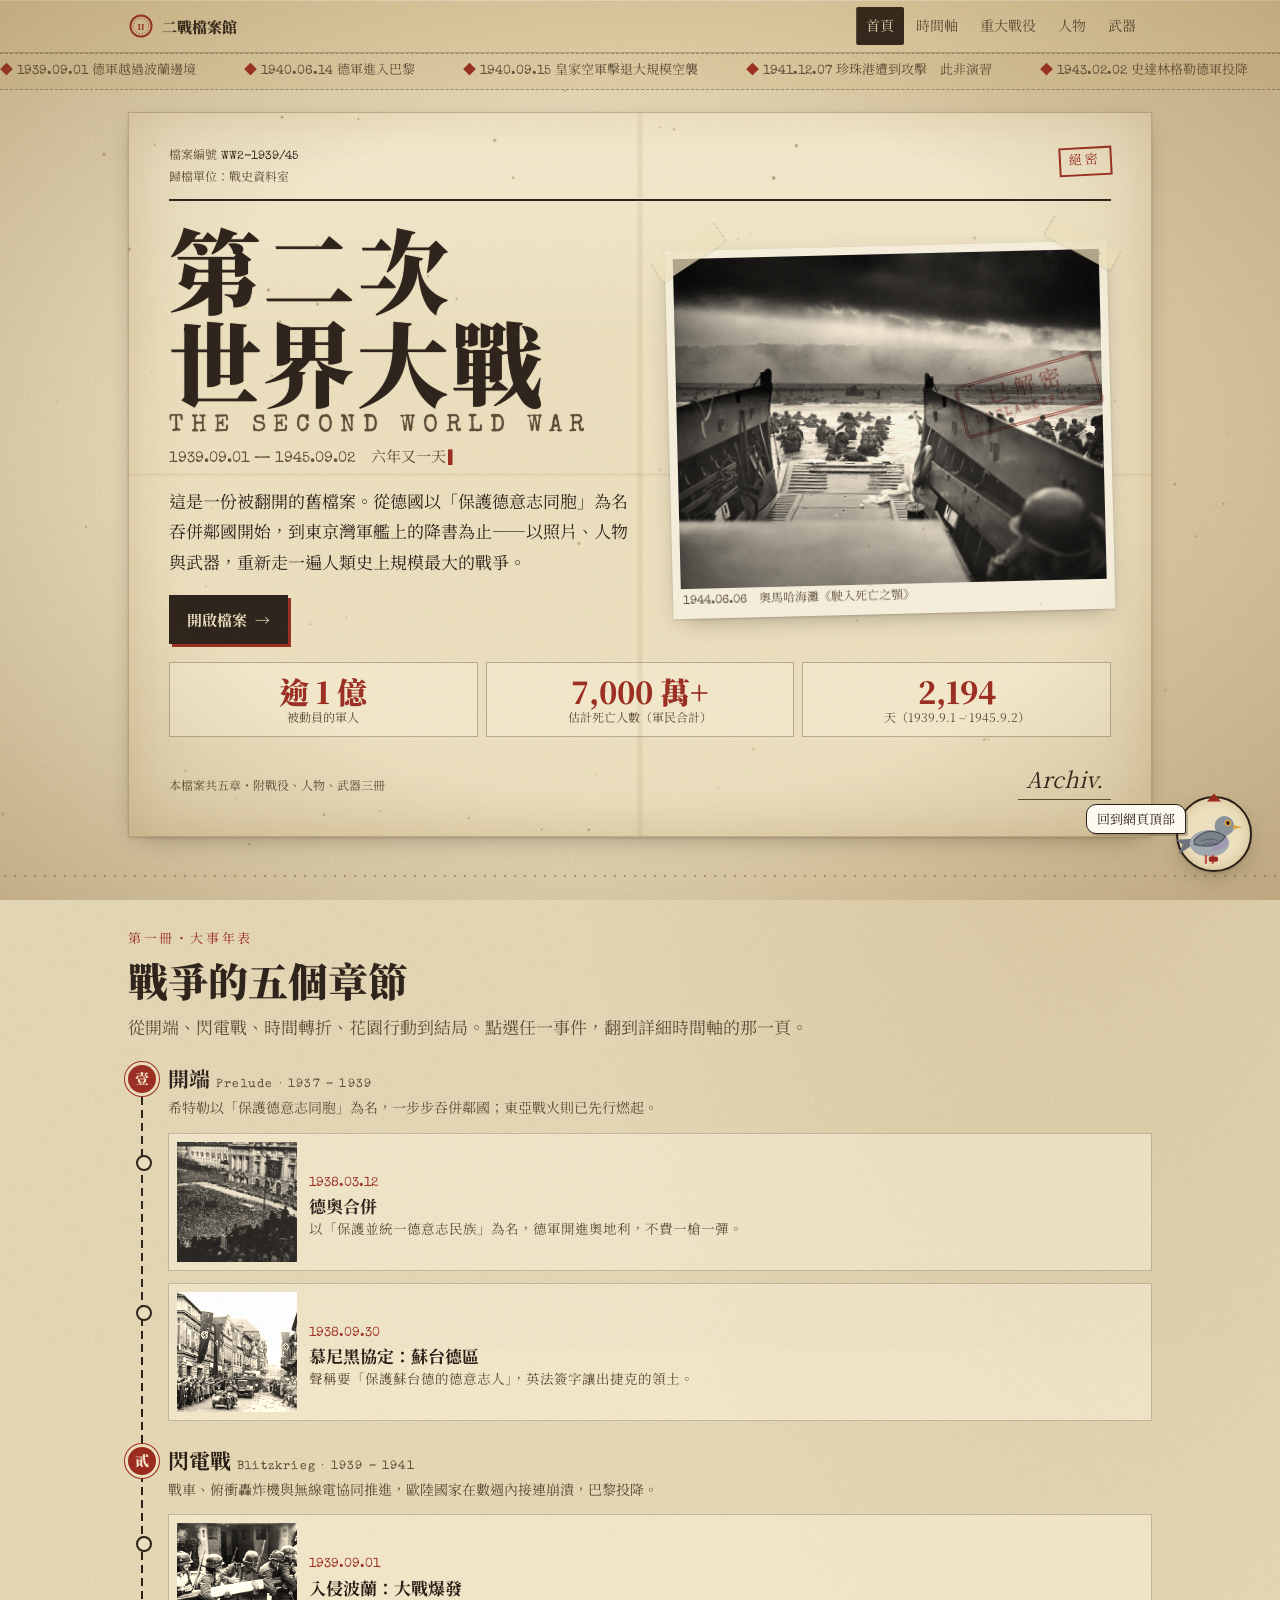
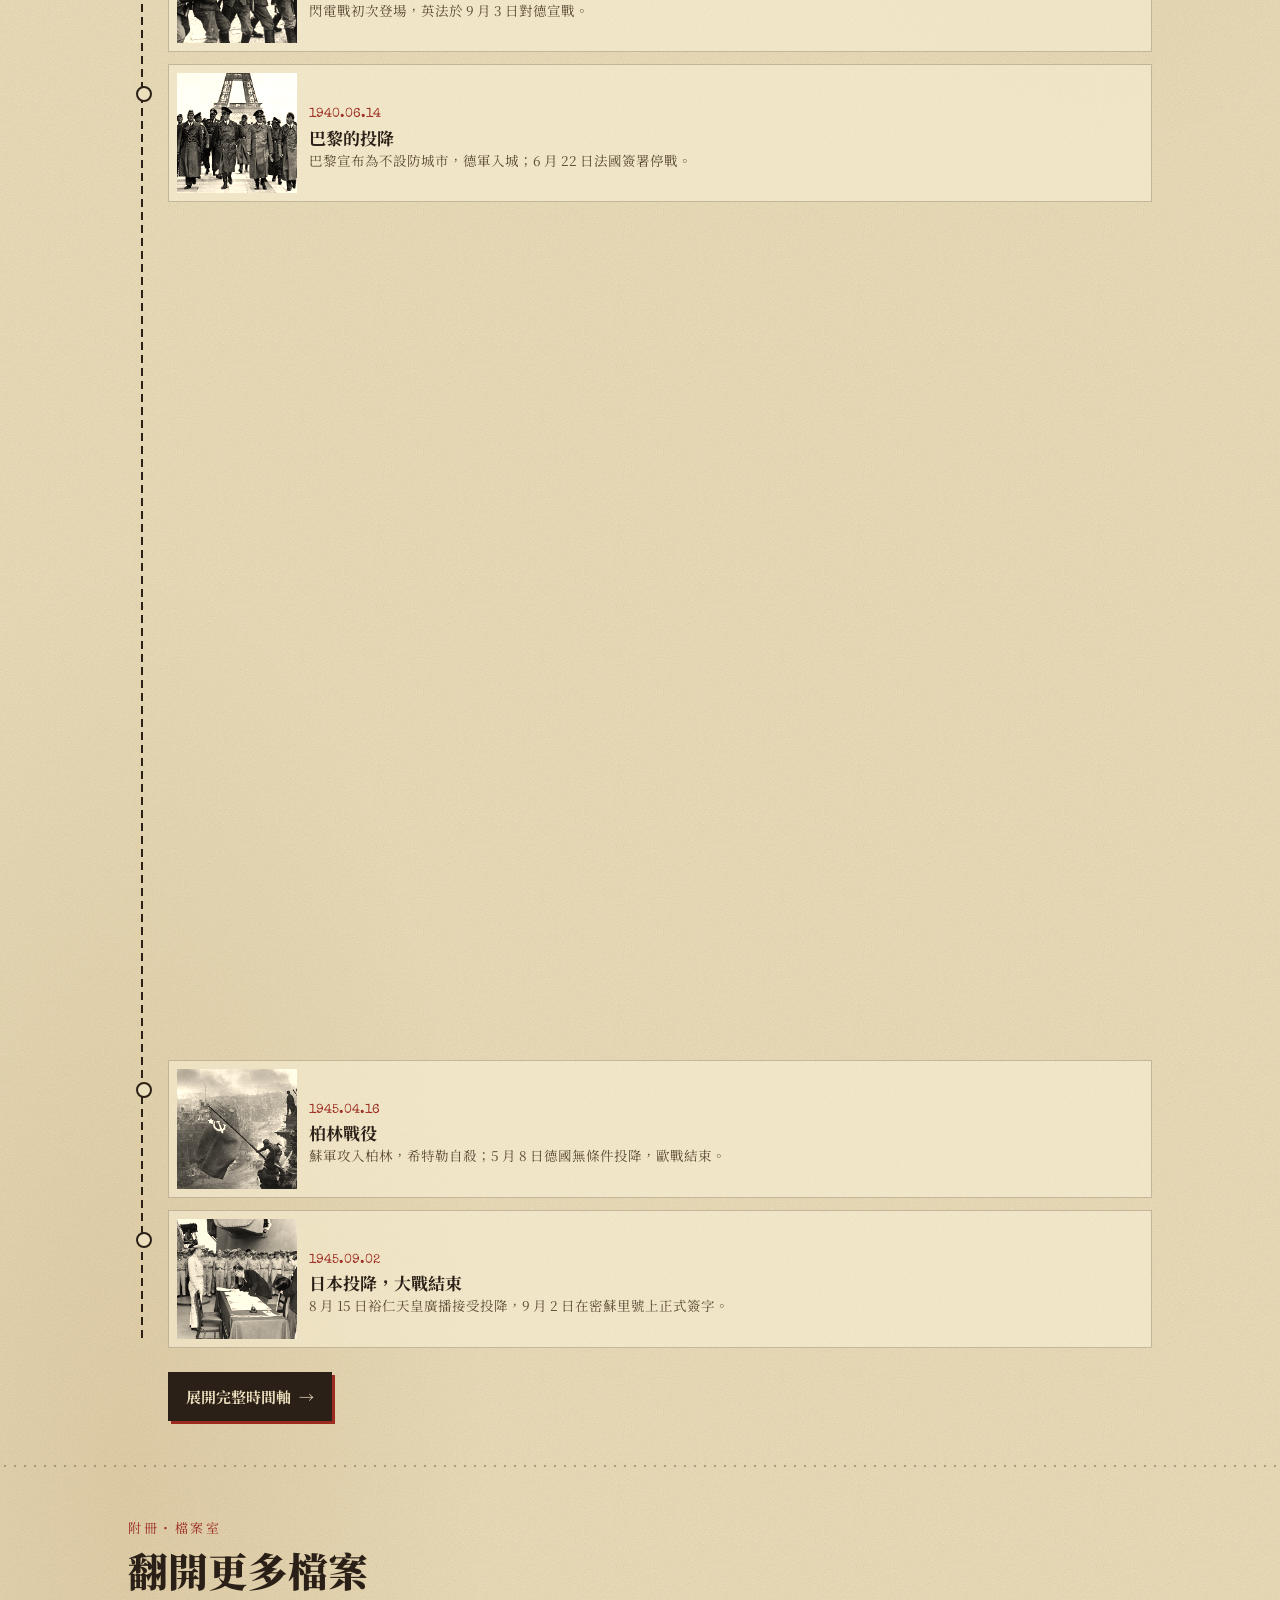
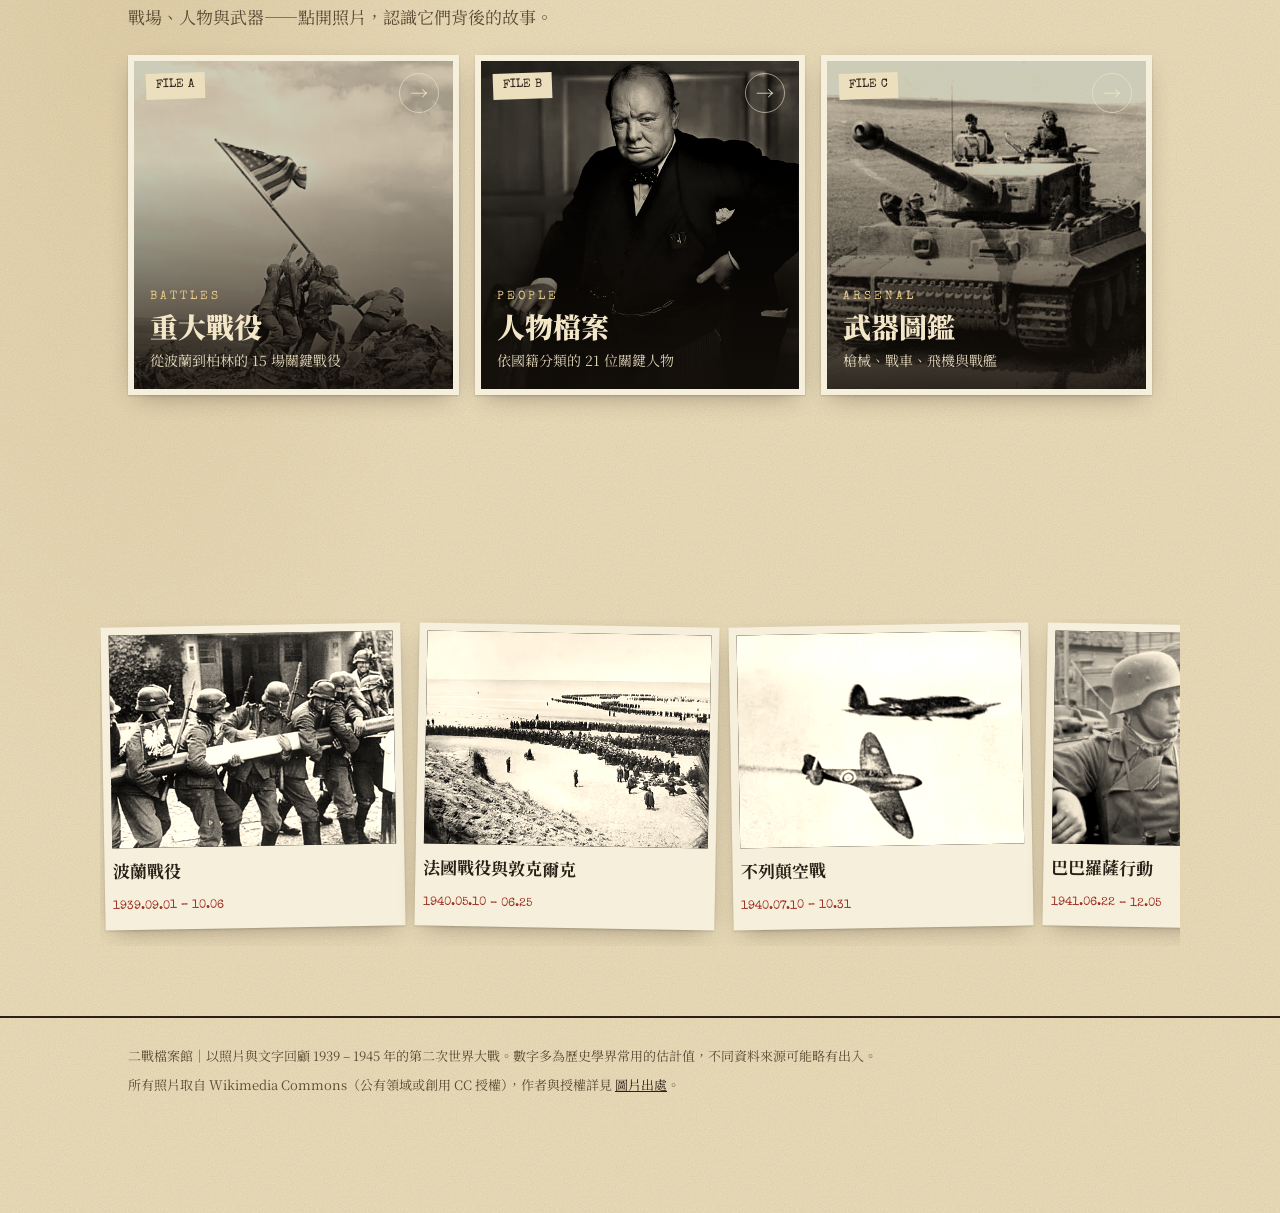
<file: index.html>
<!doctype html>
<html lang="zh-Hant">
<head>
<meta charset="utf-8">
<meta name="viewport" content="width=device-width, initial-scale=1, viewport-fit=cover">
<title>二戰檔案館｜第二次世界大戰 1939 – 1945</title>
<meta name="description" content="以泛黃檔案的形式回顧第二次世界大戰：大事時間軸、重大戰役、人物與武器圖鑑。">
<meta name="theme-color" content="#e3d2a5">
<link rel="icon" href="data:image/svg+xml,%3Csvg xmlns='http://www.w3.org/2000/svg' viewBox='0 0 64 64'%3E%3Crect width='64' height='64' rx='8' fill='%23ecdfbd'/%3E%3Ccircle cx='32' cy='32' r='24' fill='none' stroke='%239b2b1f' stroke-width='4'/%3E%3Ctext x='32' y='40' font-size='20' text-anchor='middle' font-family='serif' font-weight='900' fill='%239b2b1f'%3EII%3C/text%3E%3C/svg%3E">
<link rel="preconnect" href="https://fonts.googleapis.com">
<link rel="preconnect" href="https://fonts.gstatic.com" crossorigin>
<link href="https://fonts.googleapis.com/css2?family=Noto+Serif+TC:wght@400;700;900&family=Special+Elite&display=swap" rel="stylesheet">
<link rel="preload" as="image" href="img/normandy-s.webp">
<link rel="stylesheet" href="styles.css">
</head>
<body data-page="home">
<a class="sr-only" href="#main">跳到主要內容</a>
<header class="topbar"><div class="wrap">
  <a class="brand" href="index.html"><svg viewBox="0 0 32 32" aria-hidden="true"><circle cx="16" cy="16" r="13" fill="none" stroke="#9b2b1f" stroke-width="2.4"/><circle cx="16" cy="16" r="9.5" fill="none" stroke="#9b2b1f" stroke-width="1" stroke-dasharray="2 2"/><text x="16" y="20.5" font-size="11" text-anchor="middle" font-family="serif" font-weight="900" fill="#9b2b1f">II</text></svg>二戰檔案館</a>
  <nav class="nav" aria-label="主要導覽"><a href="index.html" aria-current="page">首頁</a><a href="timeline.html">時間軸</a><a href="battles.html">重大戰役</a><a href="people.html">人物</a><a href="weapons.html">武器</a></nav>
</div></header>
<div class="ticker" aria-hidden="true"><div class="ticker-track"><span>1939.09.01 德軍越過波蘭邊境</span><span>1940.06.14 德軍進入巴黎</span><span>1940.09.15 皇家空軍擊退大規模空襲</span><span>1941.12.07 珍珠港遭到攻擊　此非演習</span><span>1943.02.02 史達林格勒德軍投降</span><span>1944.06.06 霸王行動開始</span><span>1944.09.17 市場花園行動　空降部隊出發</span><span>1945.05.08 歐洲戰事結束</span><span>1945.09.02 日本簽署降書</span><span>1939.09.01 德軍越過波蘭邊境</span><span>1940.06.14 德軍進入巴黎</span><span>1940.09.15 皇家空軍擊退大規模空襲</span><span>1941.12.07 珍珠港遭到攻擊　此非演習</span><span>1943.02.02 史達林格勒德軍投降</span><span>1944.06.06 霸王行動開始</span><span>1944.09.17 市場花園行動　空降部隊出發</span><span>1945.05.08 歐洲戰事結束</span><span>1945.09.02 日本簽署降書</span></div></div>

<main id="main">
<section class="hero" aria-labelledby="hero-title">
  <canvas class="dust" aria-hidden="true"></canvas>
  <div class="wrap"><div class="doc">
    <div class="doc-head">
      <span>檔案編號 <b>WW2-1939/45</b><br>歸檔單位：戰史資料室</span>
      <span class="classified">絕密</span>
    </div>
    <div class="hero-grid">
      <div>
        <h1 id="hero-title">第二次<br>世界大戰<small>THE SECOND WORLD WAR</small></h1>
        <p class="typed" data-text="1939.09.01 — 1945.09.02　六年又一天" aria-label="1939 年 9 月 1 日至 1945 年 9 月 2 日，六年又一天"></p>
        <p class="hero-lede">這是一份被翻開的舊檔案。從德國以「保護德意志同胞」為名吞併鄰國開始，到東京灣軍艦上的降書為止——以照片、人物與武器，重新走一遍人類史上規模最大的戰爭。</p>
        <a class="btn" href="#overview">開啟檔案 <span class="arrow">→</span></a>
      </div>
      <figure class="photo tape hero-photo">
        <span class="frame"><img src="img/normandy.webp" srcset="img/normandy-s.webp 480w, img/normandy.webp 960w" sizes="(min-width: 720px) 50vw, 100vw" alt="1944 年 6 月 6 日，美軍士兵從登陸艇涉水登上諾曼第奧馬哈海灘" width="960" height="773" fetchpriority="high"></span>
        <figcaption>1944.06.06　奧馬哈海灘《駛入死亡之顎》</figcaption>
        <span class="stamp-big">已解密<small>DECLASSIFIED</small></span>
      </figure>
    </div>
    <div class="stats">
      <div class="stat"><b>逾 1 億</b><span>被動員的軍人</span></div>
      <div class="stat"><b>7,000 萬+</b><span>估計死亡人數（軍民合計）</span></div>
      <div class="stat"><b>2,194</b><span>天（1939.9.1 – 1945.9.2）</span></div>
    </div>
    <div class="signoff"><span>本檔案共五章・附戰役、人物、武器三冊</span><span class="sig">Archiv.</span></div>
  </div></div>
</section>

<hr class="rule">

<section class="section" id="overview" aria-labelledby="ov-title"><div class="wrap">
  <div class="sec-head reveal"><span class="no">第一冊・大事年表</span><h2 id="ov-title">戰爭的五個章節</h2>
    <p>從開端、閃電戰、時間轉折、花園行動到結局。點選任一事件，翻到詳細時間軸的那一頁。</p></div>
  <ol class="tl-mini" id="tl-mini"></ol>
  <div class="tl-cta reveal"><a class="btn" href="timeline.html">展開完整時間軸 <span class="arrow">→</span></a></div>
</div></section>

<hr class="rule">

<section class="section" aria-labelledby="ar-title"><div class="wrap">
  <div class="sec-head reveal"><span class="no">附冊・檔案室</span><h2 id="ar-title">翻開更多檔案</h2>
    <p>戰場、人物與武器——點開照片，認識它們背後的故事。</p></div>
  <div class="portals">
    <a class="portal reveal" href="battles.html"><img src="img/iwojima-s.webp" srcset="img/iwojima-s.webp 480w, img/iwojima.webp 960w" sizes="(min-width: 720px) 33vw, 100vw" alt="硫磺島升旗" loading="lazy"><span class="tab">FILE A</span><span class="go">→</span>
      <span class="label"><small>BATTLES</small><b>重大戰役</b><span>從波蘭到柏林的 15 場關鍵戰役</span></span></a>
    <a class="portal reveal" href="people.html"><img src="img/churchill-s.webp" srcset="img/churchill-s.webp 480w, img/churchill.webp 960w" sizes="(min-width: 720px) 33vw, 100vw" alt="邱吉爾肖像" loading="lazy"><span class="tab">FILE B</span><span class="go">→</span>
      <span class="label"><small>PEOPLE</small><b>人物檔案</b><span>依國籍分類的 21 位關鍵人物</span></span></a>
    <a class="portal reveal" href="weapons.html"><img src="img/tiger-s.webp" srcset="img/tiger-s.webp 480w, img/tiger.webp 960w" sizes="(min-width: 720px) 33vw, 100vw" alt="虎式戰車" loading="lazy"><span class="tab">FILE C</span><span class="go">→</span>
      <span class="label"><small>ARSENAL</small><b>武器圖鑑</b><span>槍械、戰車、飛機與戰艦</span></span></a>
  </div>
</div></section>

<section class="section" aria-labelledby="st-title"><div class="wrap">
  <div class="sec-head reveal"><span class="no">精選・戰地照片</span><h2 id="st-title">從前線寄回的照片</h2><p>左右滑動，點選照片直接開啟戰役檔案。</p></div>
  <div class="strip" id="strip"></div>
</div></section>
</main>

<footer class="footer"><div class="wrap">
  <p>二戰檔案館｜以照片與文字回顧 1939 – 1945 年的第二次世界大戰。數字多為歷史學界常用的估計值，不同資料來源可能略有出入。</p>
  <p>所有照片取自 Wikimedia Commons（公有領域或創用 CC 授權），作者與授權詳見 <a href="credits.html">圖片出處</a>。</p>
</div></footer>

<script src="data.js"></script>

<script src="app.js"></script>
</body>
</html>
</file>
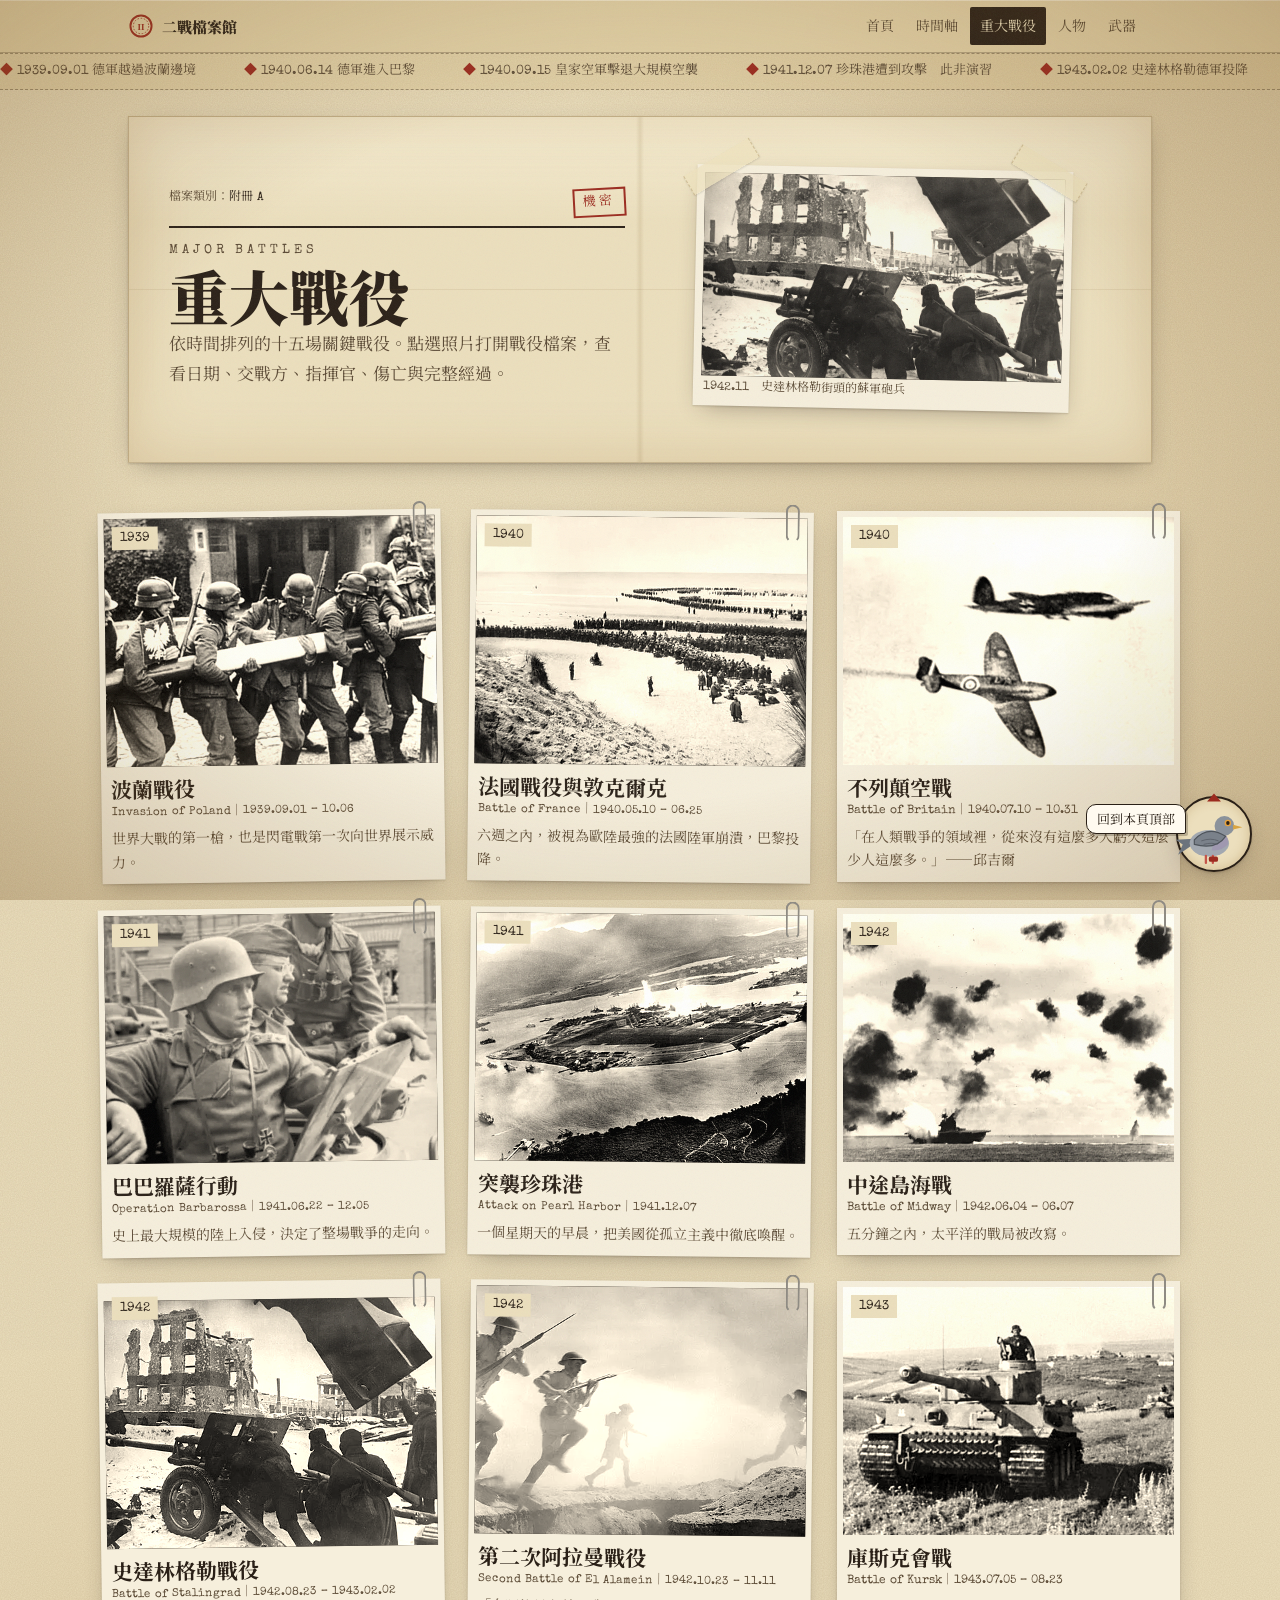
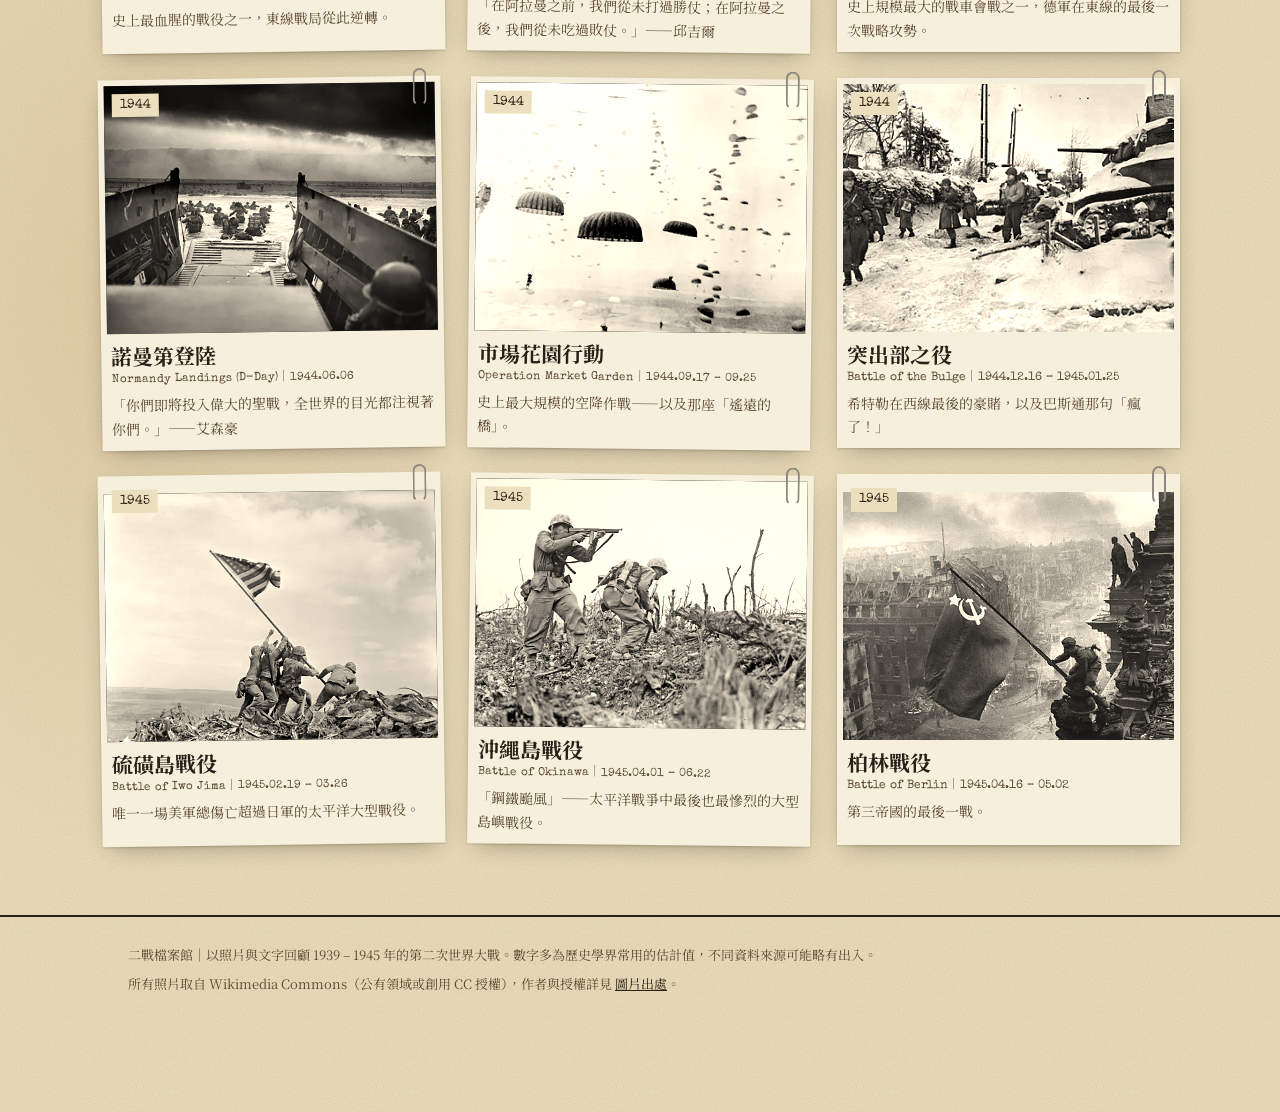
<file: battles.html>
<!doctype html>
<html lang="zh-Hant">
<head>
<meta charset="utf-8">
<meta name="viewport" content="width=device-width, initial-scale=1, viewport-fit=cover">
<title>重大戰役｜二戰檔案館</title>
<meta name="description" content="第二次世界大戰 15 場重大戰役的詳細資料與照片：諾曼第登陸、史達林格勒、中途島、市場花園行動等。">
<meta name="theme-color" content="#e3d2a5">
<link rel="icon" href="data:image/svg+xml,%3Csvg xmlns='http://www.w3.org/2000/svg' viewBox='0 0 64 64'%3E%3Crect width='64' height='64' rx='8' fill='%23ecdfbd'/%3E%3Ccircle cx='32' cy='32' r='24' fill='none' stroke='%239b2b1f' stroke-width='4'/%3E%3Ctext x='32' y='40' font-size='20' text-anchor='middle' font-family='serif' font-weight='900' fill='%239b2b1f'%3EII%3C/text%3E%3C/svg%3E">
<link rel="preconnect" href="https://fonts.googleapis.com">
<link rel="preconnect" href="https://fonts.gstatic.com" crossorigin>
<link href="https://fonts.googleapis.com/css2?family=Noto+Serif+TC:wght@400;700;900&family=Special+Elite&display=swap" rel="stylesheet">
<link rel="stylesheet" href="styles.css">
</head>
<body data-page="battles">
<a class="sr-only" href="#main">跳到主要內容</a>
<header class="topbar"><div class="wrap">
  <a class="brand" href="index.html"><svg viewBox="0 0 32 32" aria-hidden="true"><circle cx="16" cy="16" r="13" fill="none" stroke="#9b2b1f" stroke-width="2.4"/><circle cx="16" cy="16" r="9.5" fill="none" stroke="#9b2b1f" stroke-width="1" stroke-dasharray="2 2"/><text x="16" y="20.5" font-size="11" text-anchor="middle" font-family="serif" font-weight="900" fill="#9b2b1f">II</text></svg>二戰檔案館</a>
  <nav class="nav" aria-label="主要導覽"><a href="index.html">首頁</a><a href="timeline.html">時間軸</a><a href="battles.html" aria-current="page">重大戰役</a><a href="people.html">人物</a><a href="weapons.html">武器</a></nav>
</div></header>
<div class="ticker" aria-hidden="true"><div class="ticker-track"><span>1939.09.01 德軍越過波蘭邊境</span><span>1940.06.14 德軍進入巴黎</span><span>1940.09.15 皇家空軍擊退大規模空襲</span><span>1941.12.07 珍珠港遭到攻擊　此非演習</span><span>1943.02.02 史達林格勒德軍投降</span><span>1944.06.06 霸王行動開始</span><span>1944.09.17 市場花園行動　空降部隊出發</span><span>1945.05.08 歐洲戰事結束</span><span>1945.09.02 日本簽署降書</span><span>1939.09.01 德軍越過波蘭邊境</span><span>1940.06.14 德軍進入巴黎</span><span>1940.09.15 皇家空軍擊退大規模空襲</span><span>1941.12.07 珍珠港遭到攻擊　此非演習</span><span>1943.02.02 史達林格勒德軍投降</span><span>1944.06.06 霸王行動開始</span><span>1944.09.17 市場花園行動　空降部隊出發</span><span>1945.05.08 歐洲戰事結束</span><span>1945.09.02 日本簽署降書</span></div></div>

<main id="main">
<section class="page-hero"><div class="wrap"><div class="doc">
  <div>
    <div class="doc-head"><span>檔案類別：<b>附冊 A</b></span><span class="classified">機密</span></div>
    <h1><small>MAJOR BATTLES</small>重大戰役</h1>
    <p>依時間排列的十五場關鍵戰役。點選照片打開戰役檔案，查看日期、交戰方、指揮官、傷亡與完整經過。</p>
    
  </div>
  <figure class="photo tape"><span class="frame"><img src="img/stalingrad.webp" alt="1942.11　史達林格勒街頭的蘇軍砲兵" fetchpriority="high"></span><figcaption>1942.11　史達林格勒街頭的蘇軍砲兵</figcaption></figure>
</div></div></section>
<div class="wrap section" id="groups"></div>
</main>

<footer class="footer"><div class="wrap">
  <p>二戰檔案館｜以照片與文字回顧 1939 – 1945 年的第二次世界大戰。數字多為歷史學界常用的估計值，不同資料來源可能略有出入。</p>
  <p>所有照片取自 Wikimedia Commons（公有領域或創用 CC 授權），作者與授權詳見 <a href="credits.html">圖片出處</a>。</p>
</div></footer>

<script src="data.js"></script>

<script src="app.js"></script>
</body>
</html>
</file>
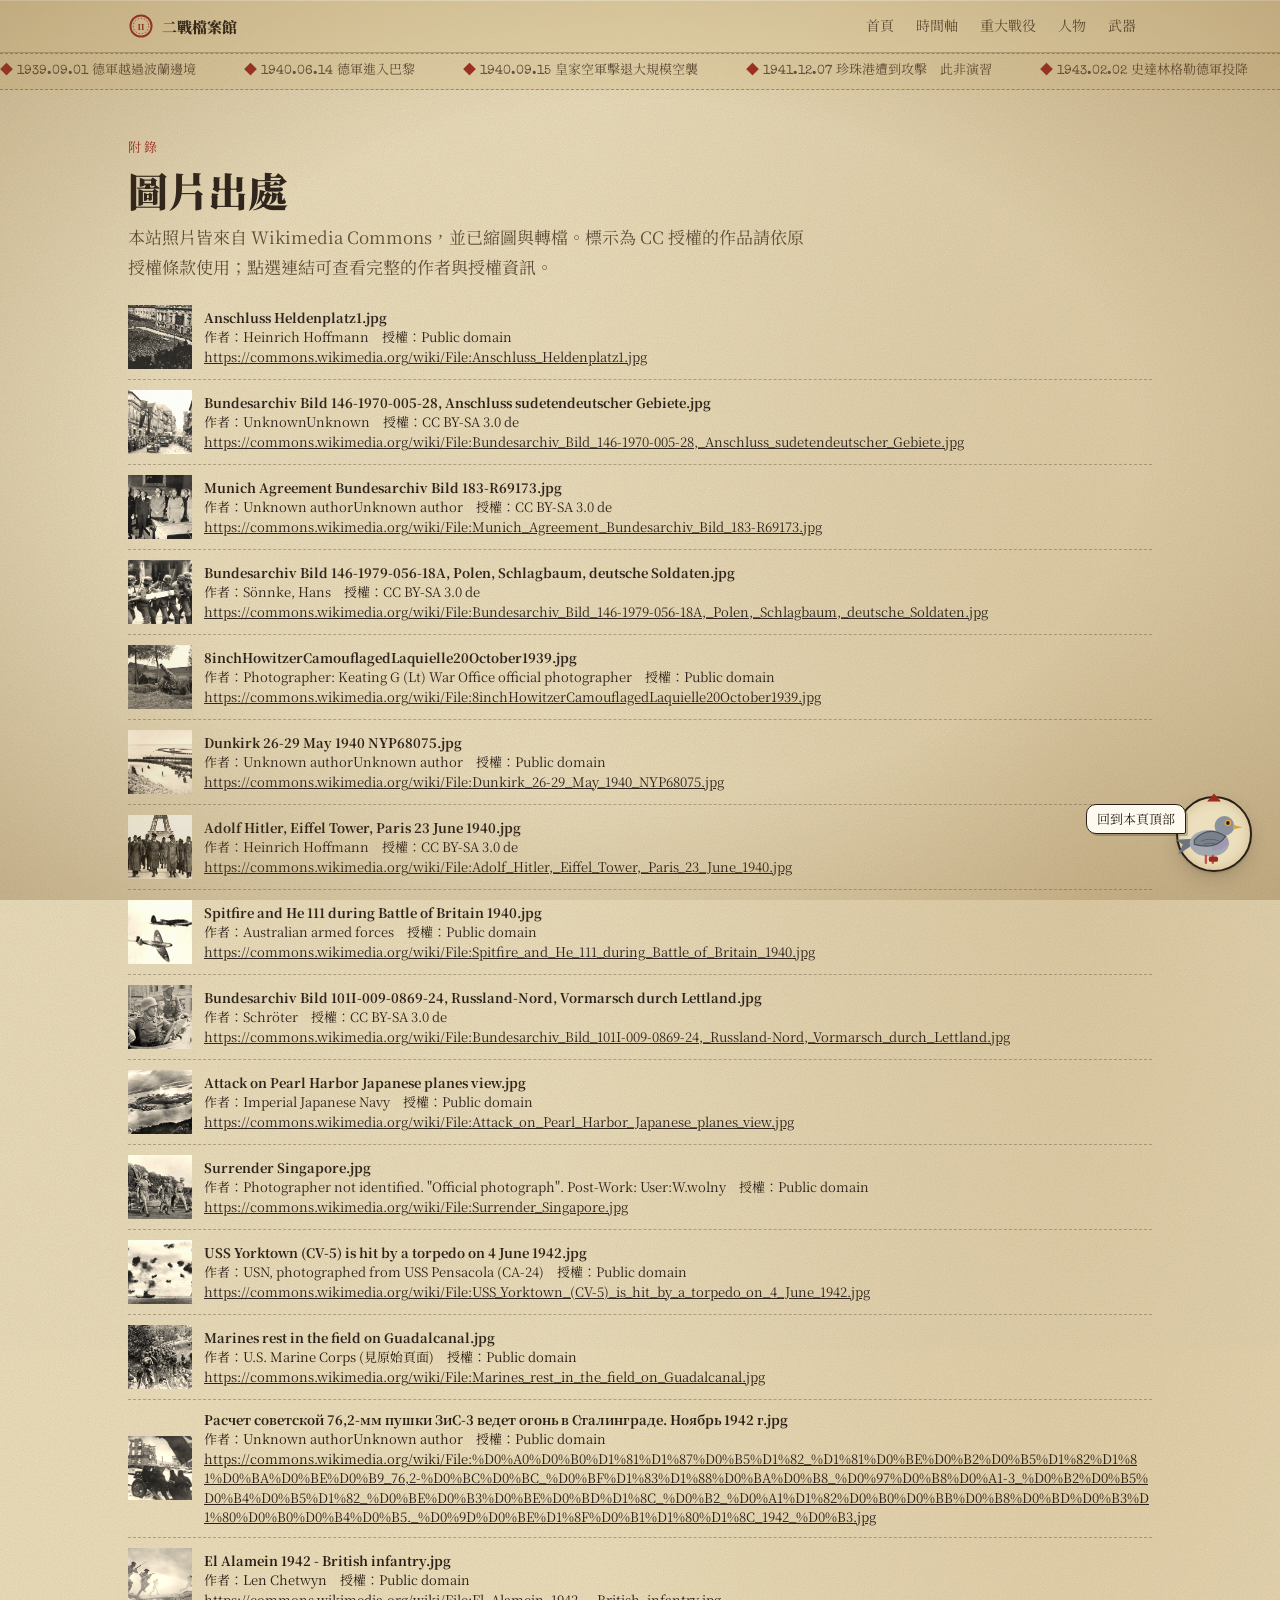
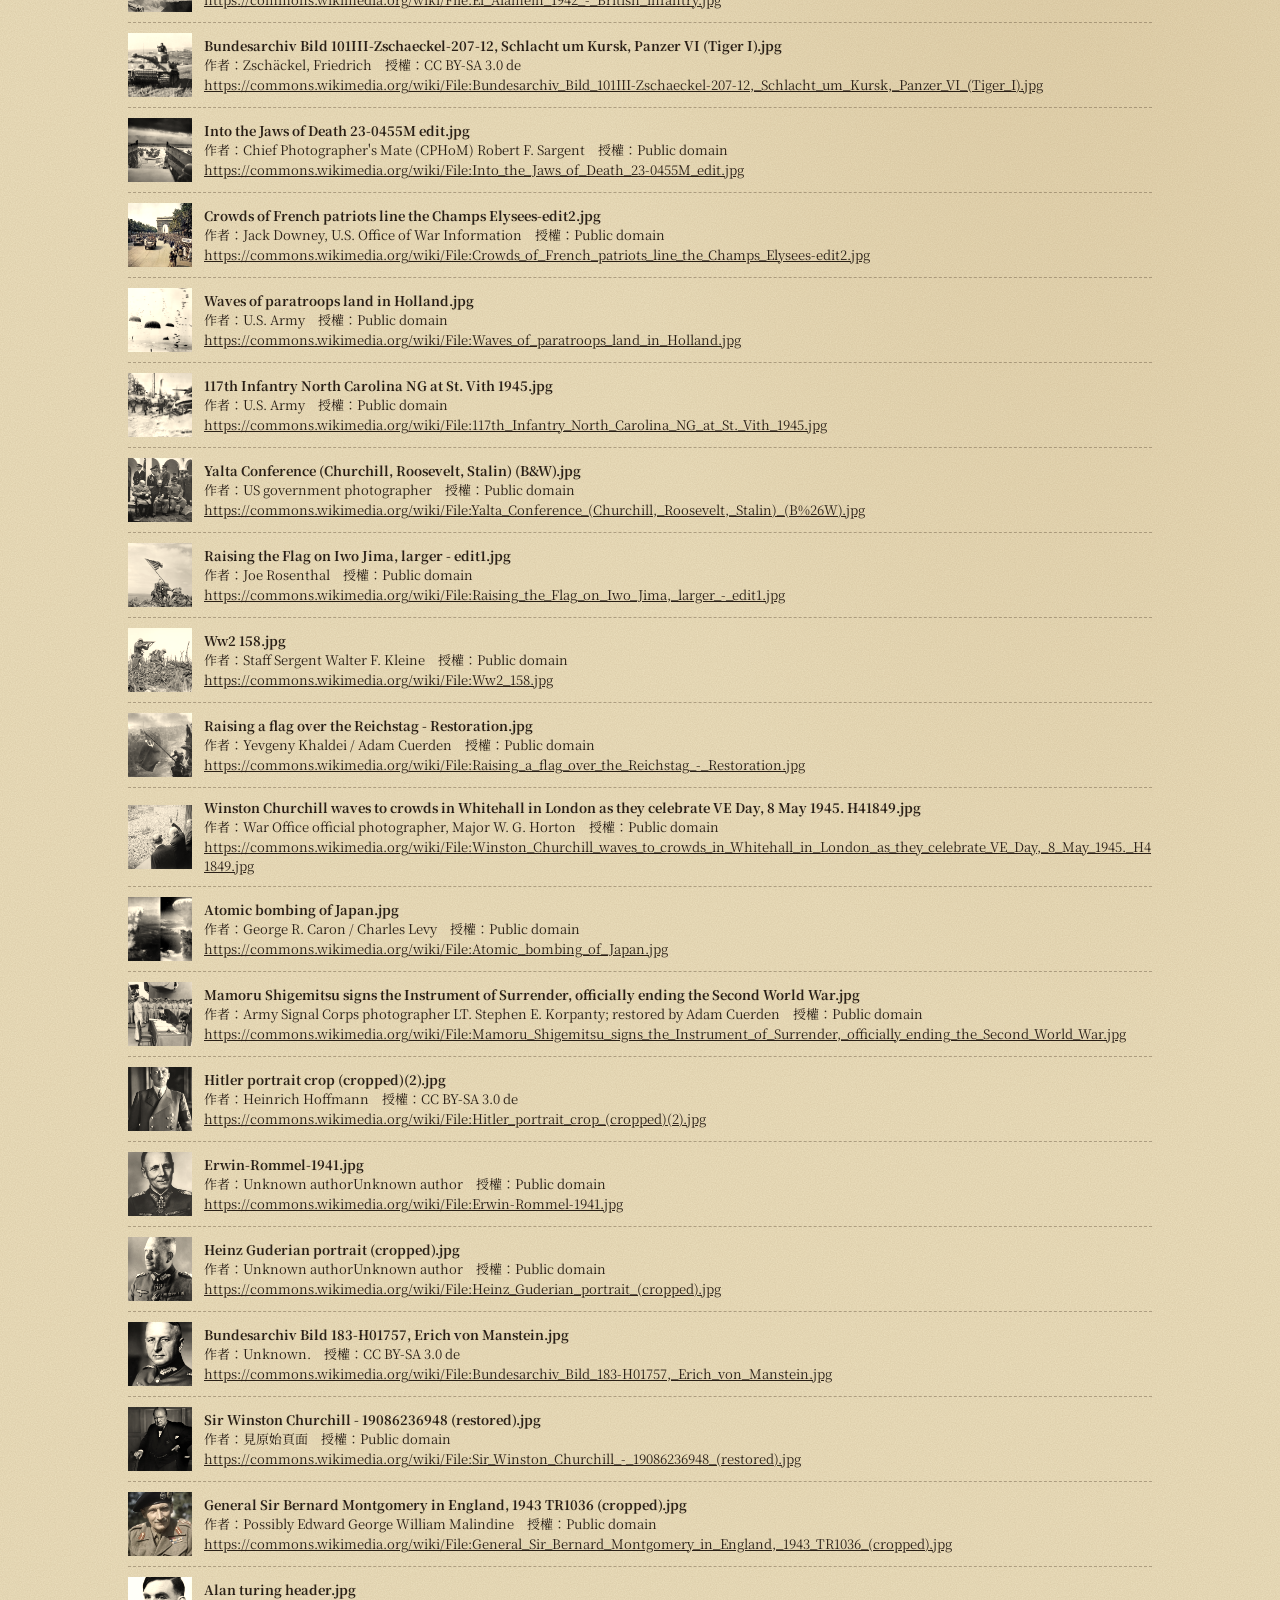
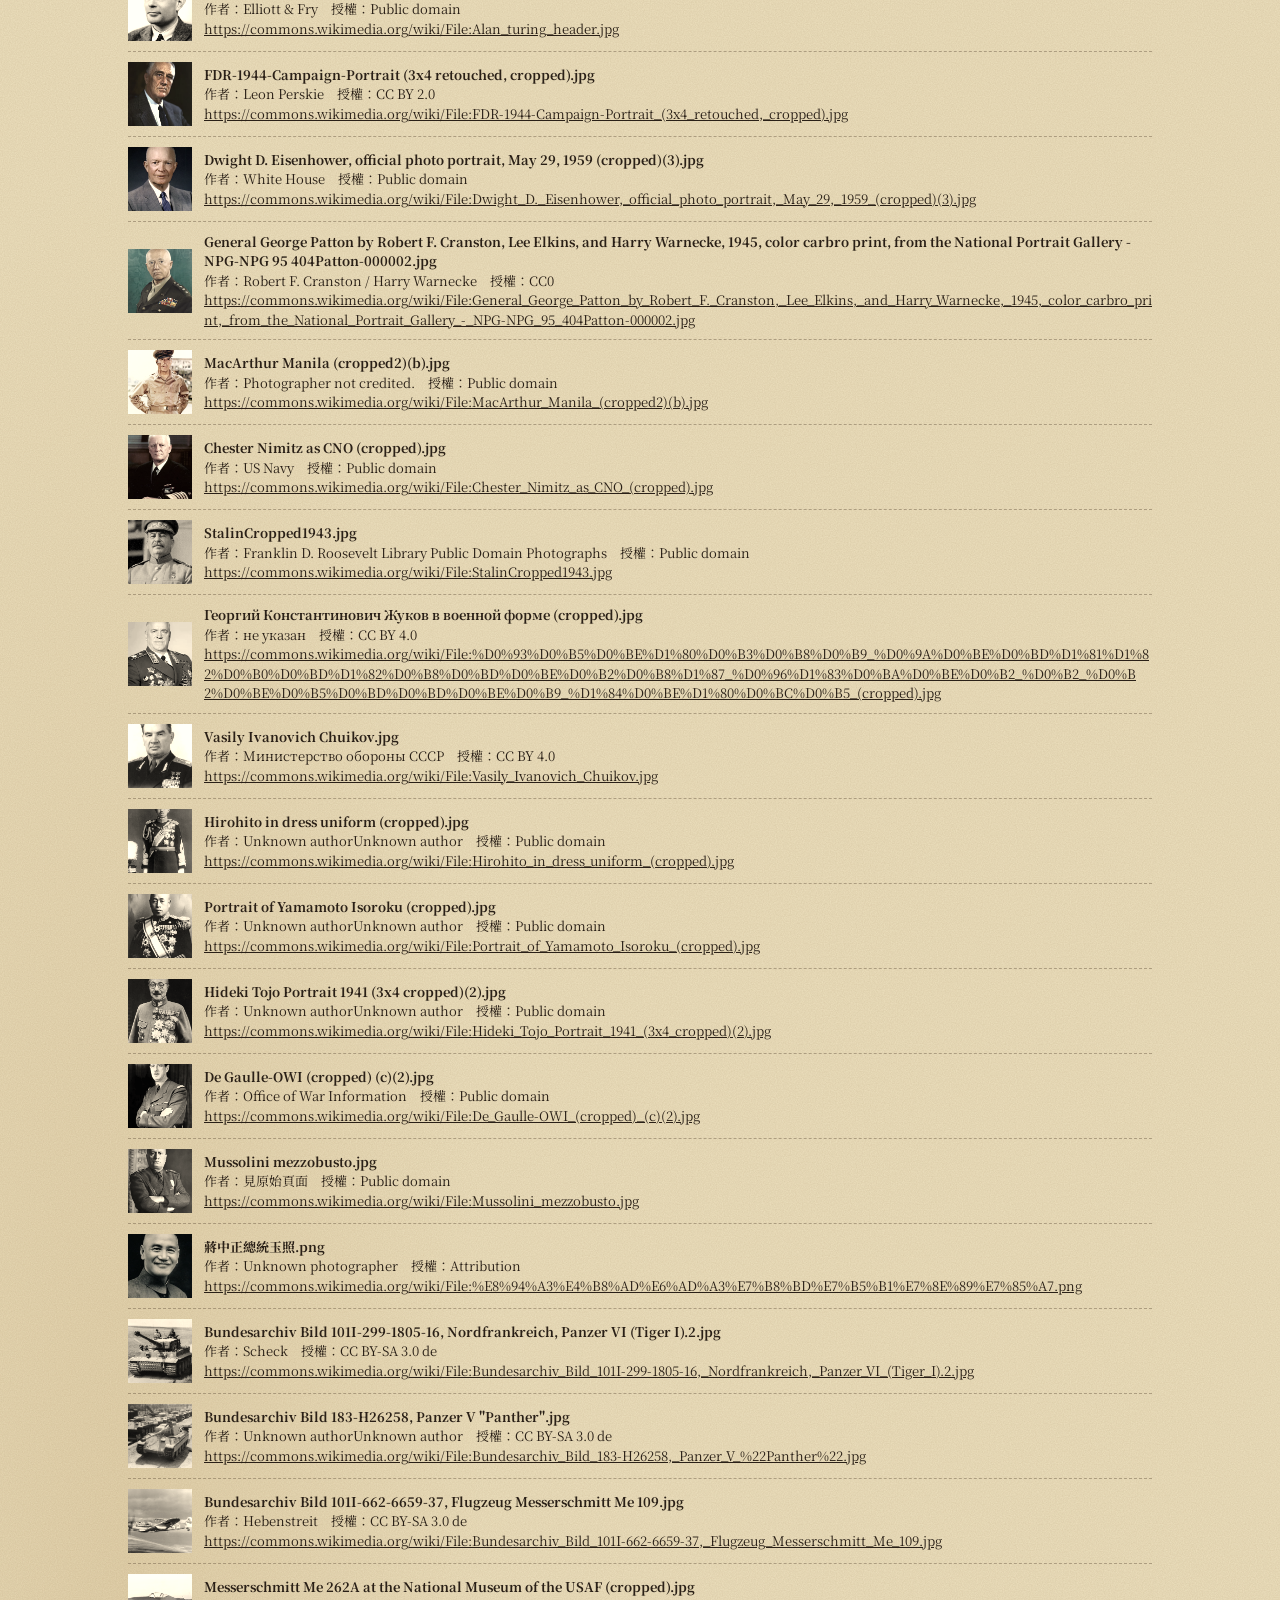
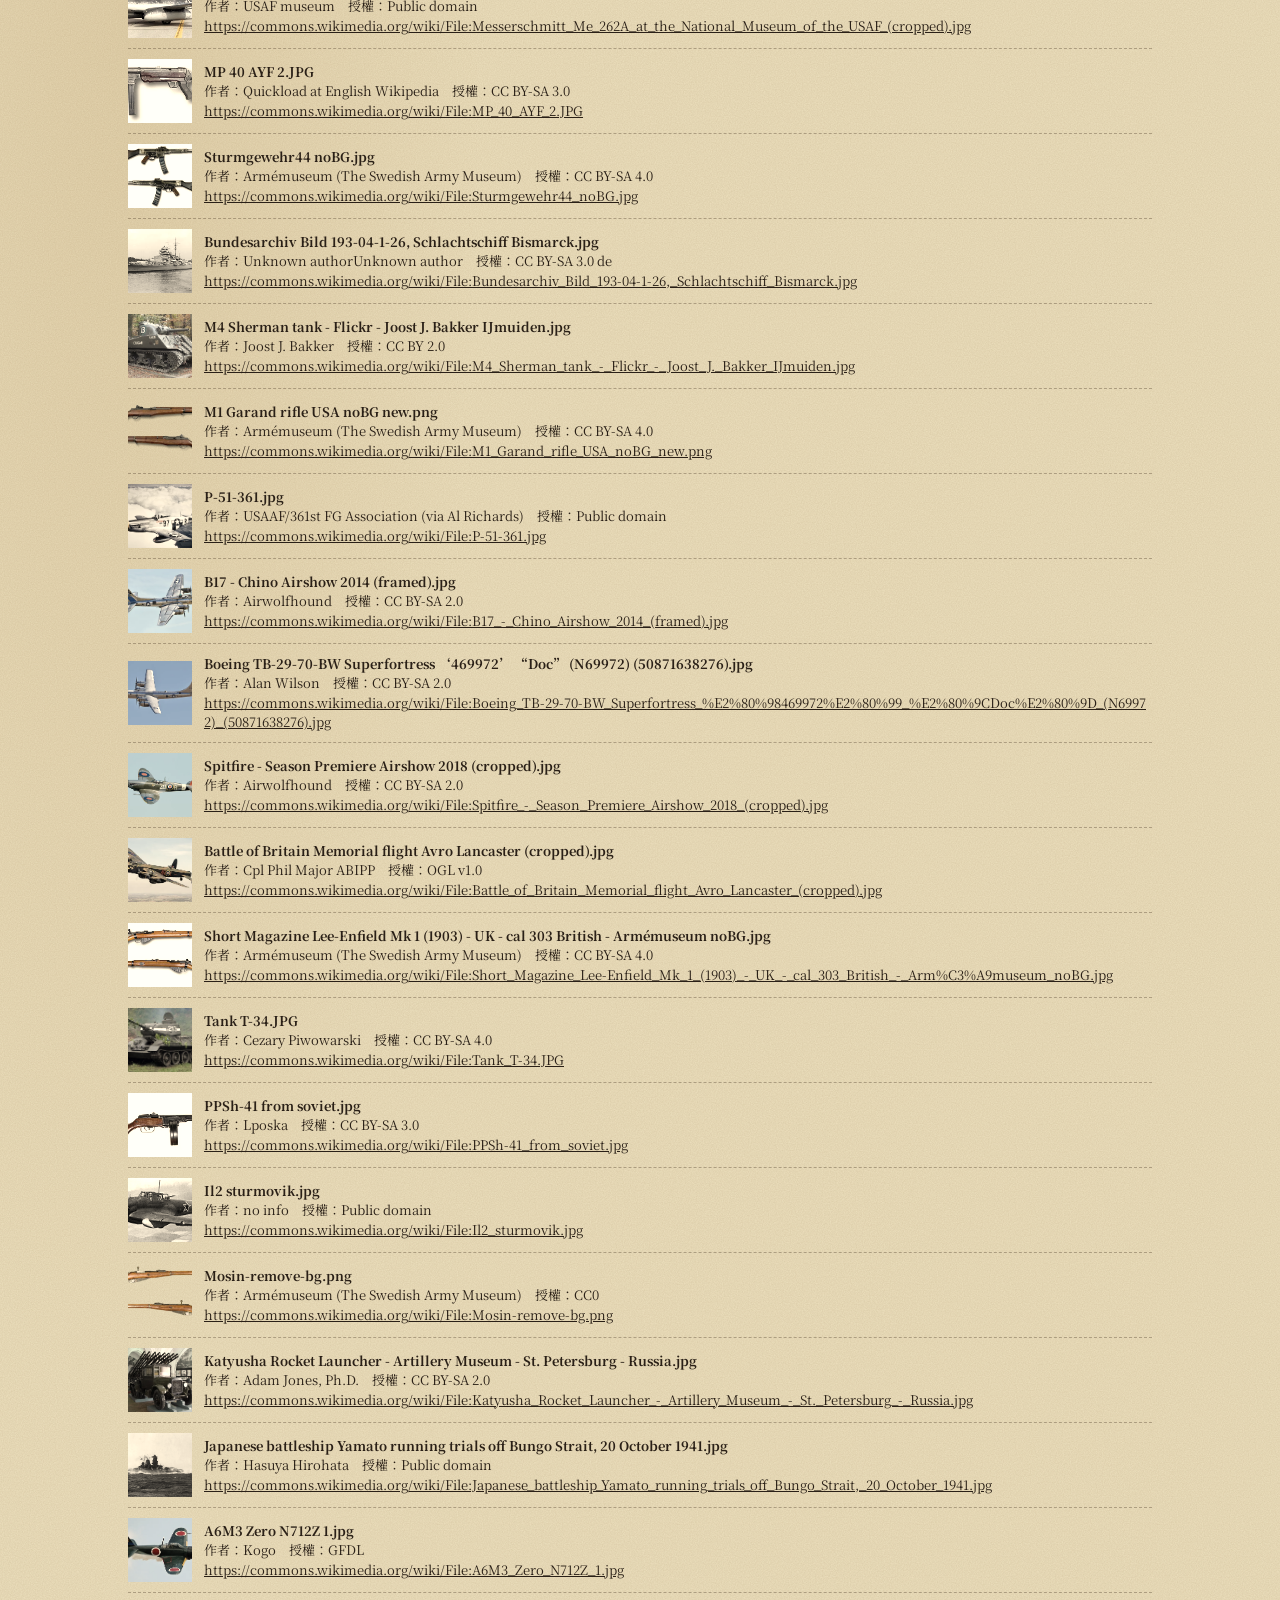
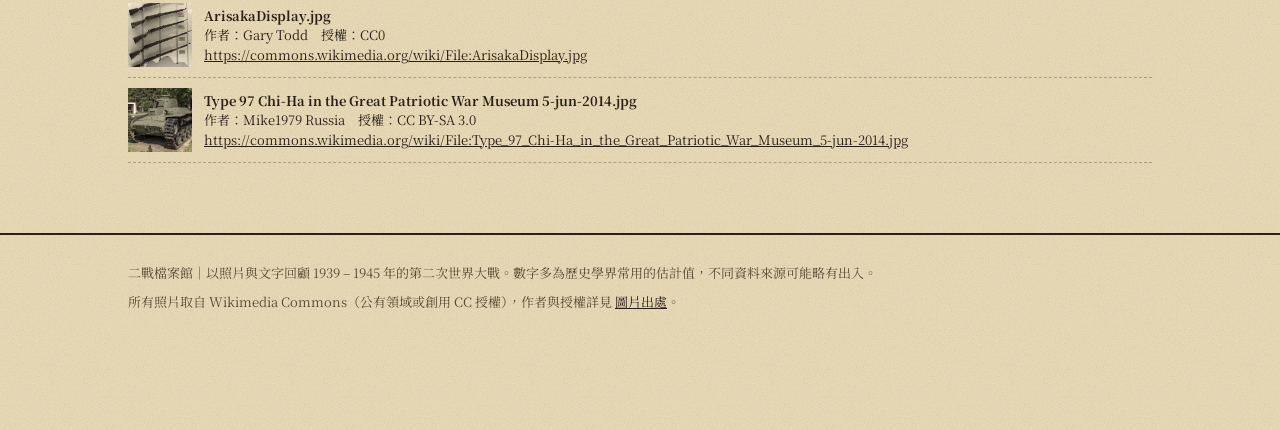
<file: credits.html>
<!doctype html>
<html lang="zh-Hant">
<head>
<meta charset="utf-8">
<meta name="viewport" content="width=device-width, initial-scale=1, viewport-fit=cover">
<title>圖片出處｜二戰檔案館</title>
<meta name="description" content="二戰檔案館所使用照片的作者、授權與原始出處。">
<meta name="theme-color" content="#e3d2a5">
<link rel="icon" href="data:image/svg+xml,%3Csvg xmlns='http://www.w3.org/2000/svg' viewBox='0 0 64 64'%3E%3Crect width='64' height='64' rx='8' fill='%23ecdfbd'/%3E%3Ccircle cx='32' cy='32' r='24' fill='none' stroke='%239b2b1f' stroke-width='4'/%3E%3Ctext x='32' y='40' font-size='20' text-anchor='middle' font-family='serif' font-weight='900' fill='%239b2b1f'%3EII%3C/text%3E%3C/svg%3E">
<link rel="preconnect" href="https://fonts.googleapis.com">
<link rel="preconnect" href="https://fonts.gstatic.com" crossorigin>
<link href="https://fonts.googleapis.com/css2?family=Noto+Serif+TC:wght@400;700;900&family=Special+Elite&display=swap" rel="stylesheet">
<link rel="stylesheet" href="styles.css">
</head>
<body data-page="credits">
<a class="sr-only" href="#main">跳到主要內容</a>
<header class="topbar"><div class="wrap">
  <a class="brand" href="index.html"><svg viewBox="0 0 32 32" aria-hidden="true"><circle cx="16" cy="16" r="13" fill="none" stroke="#9b2b1f" stroke-width="2.4"/><circle cx="16" cy="16" r="9.5" fill="none" stroke="#9b2b1f" stroke-width="1" stroke-dasharray="2 2"/><text x="16" y="20.5" font-size="11" text-anchor="middle" font-family="serif" font-weight="900" fill="#9b2b1f">II</text></svg>二戰檔案館</a>
  <nav class="nav" aria-label="主要導覽"><a href="index.html">首頁</a><a href="timeline.html">時間軸</a><a href="battles.html">重大戰役</a><a href="people.html">人物</a><a href="weapons.html">武器</a></nav>
</div></header>
<div class="ticker" aria-hidden="true"><div class="ticker-track"><span>1939.09.01 德軍越過波蘭邊境</span><span>1940.06.14 德軍進入巴黎</span><span>1940.09.15 皇家空軍擊退大規模空襲</span><span>1941.12.07 珍珠港遭到攻擊　此非演習</span><span>1943.02.02 史達林格勒德軍投降</span><span>1944.06.06 霸王行動開始</span><span>1944.09.17 市場花園行動　空降部隊出發</span><span>1945.05.08 歐洲戰事結束</span><span>1945.09.02 日本簽署降書</span><span>1939.09.01 德軍越過波蘭邊境</span><span>1940.06.14 德軍進入巴黎</span><span>1940.09.15 皇家空軍擊退大規模空襲</span><span>1941.12.07 珍珠港遭到攻擊　此非演習</span><span>1943.02.02 史達林格勒德軍投降</span><span>1944.06.06 霸王行動開始</span><span>1944.09.17 市場花園行動　空降部隊出發</span><span>1945.05.08 歐洲戰事結束</span><span>1945.09.02 日本簽署降書</span></div></div>

<main id="main">
<section class="section"><div class="wrap">
  <div class="sec-head"><span class="no">附錄</span><h2>圖片出處</h2><p>本站照片皆來自 Wikimedia Commons，並已縮圖與轉檔。標示為 CC 授權的作品請依原授權條款使用；點選連結可查看完整的作者與授權資訊。</p></div>
  <ul class="credits-list" id="credits"></ul>
</div></section>
</main>

<footer class="footer"><div class="wrap">
  <p>二戰檔案館｜以照片與文字回顧 1939 – 1945 年的第二次世界大戰。數字多為歷史學界常用的估計值，不同資料來源可能略有出入。</p>
  <p>所有照片取自 Wikimedia Commons（公有領域或創用 CC 授權），作者與授權詳見 <a href="credits.html">圖片出處</a>。</p>
</div></footer>

<script src="data.js"></script>
<script src="credits.js"></script>
<script src="app.js"></script>
</body>
</html>
</file>
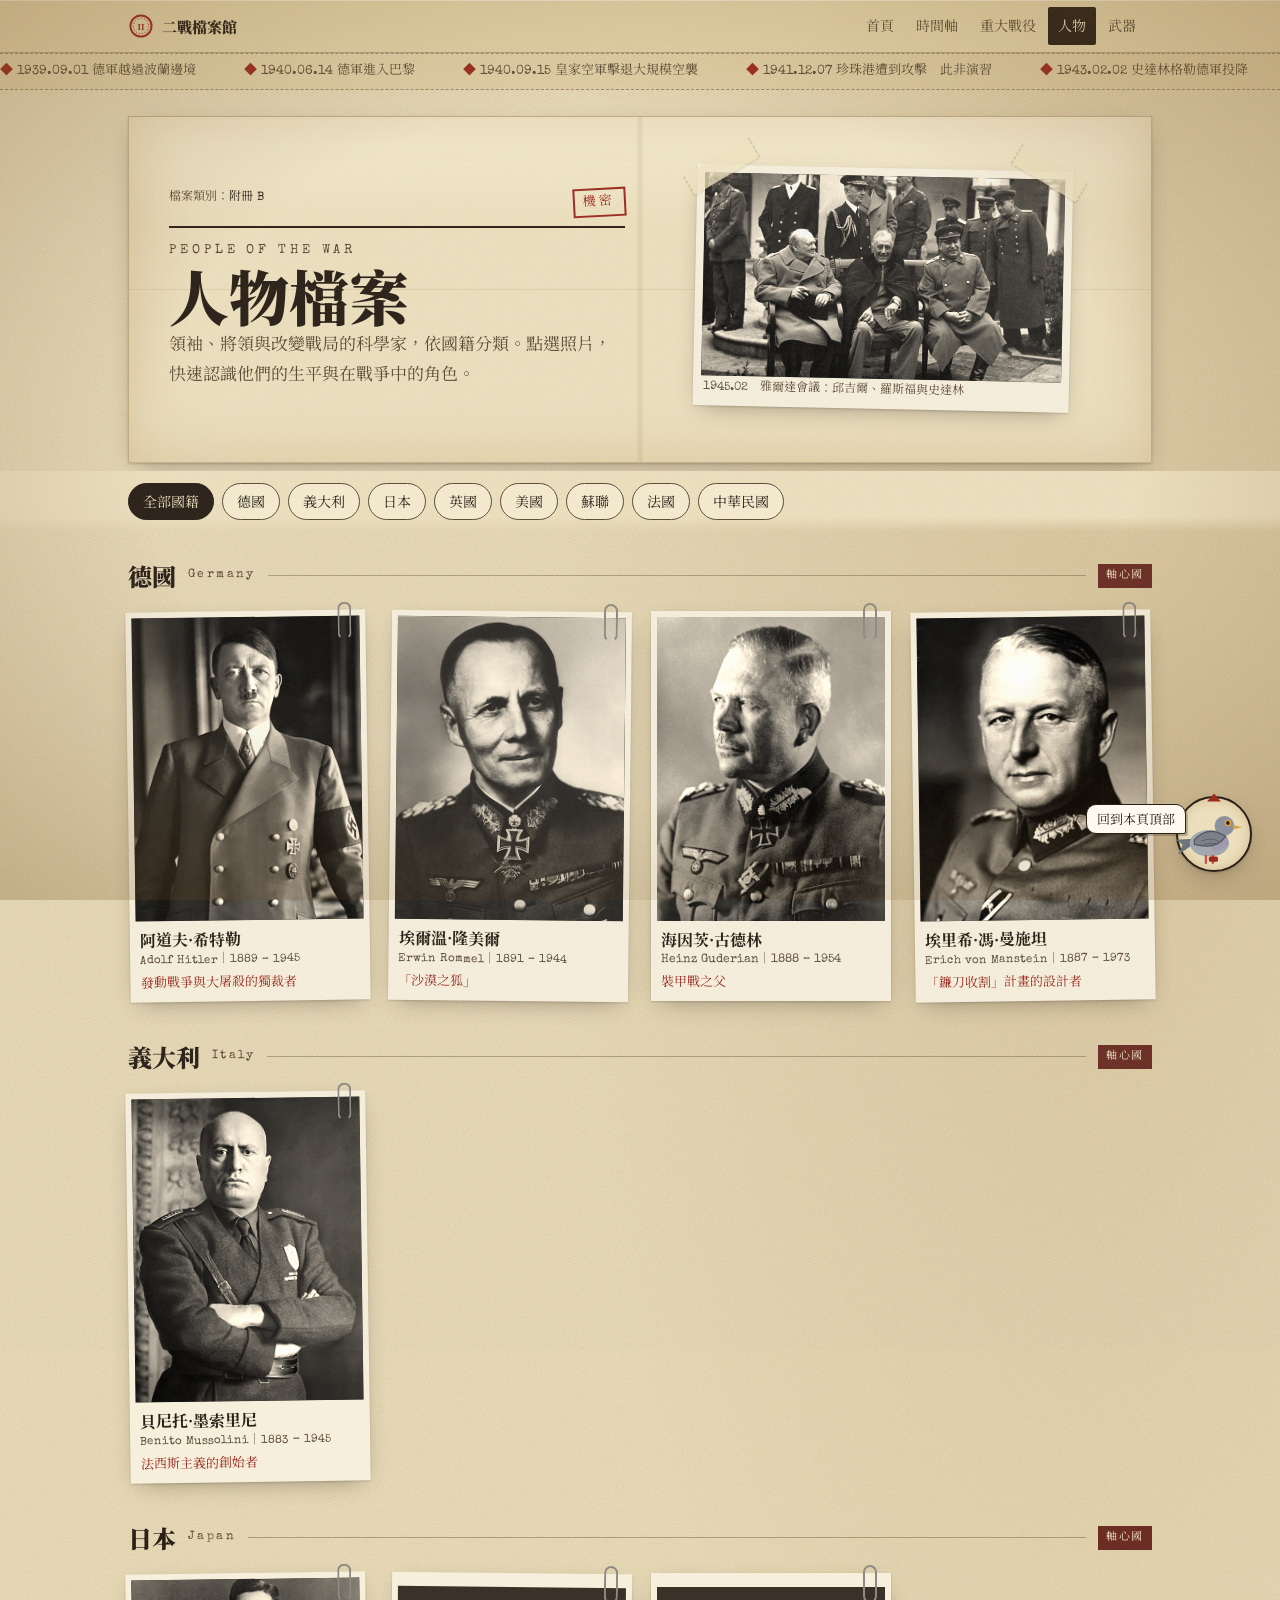
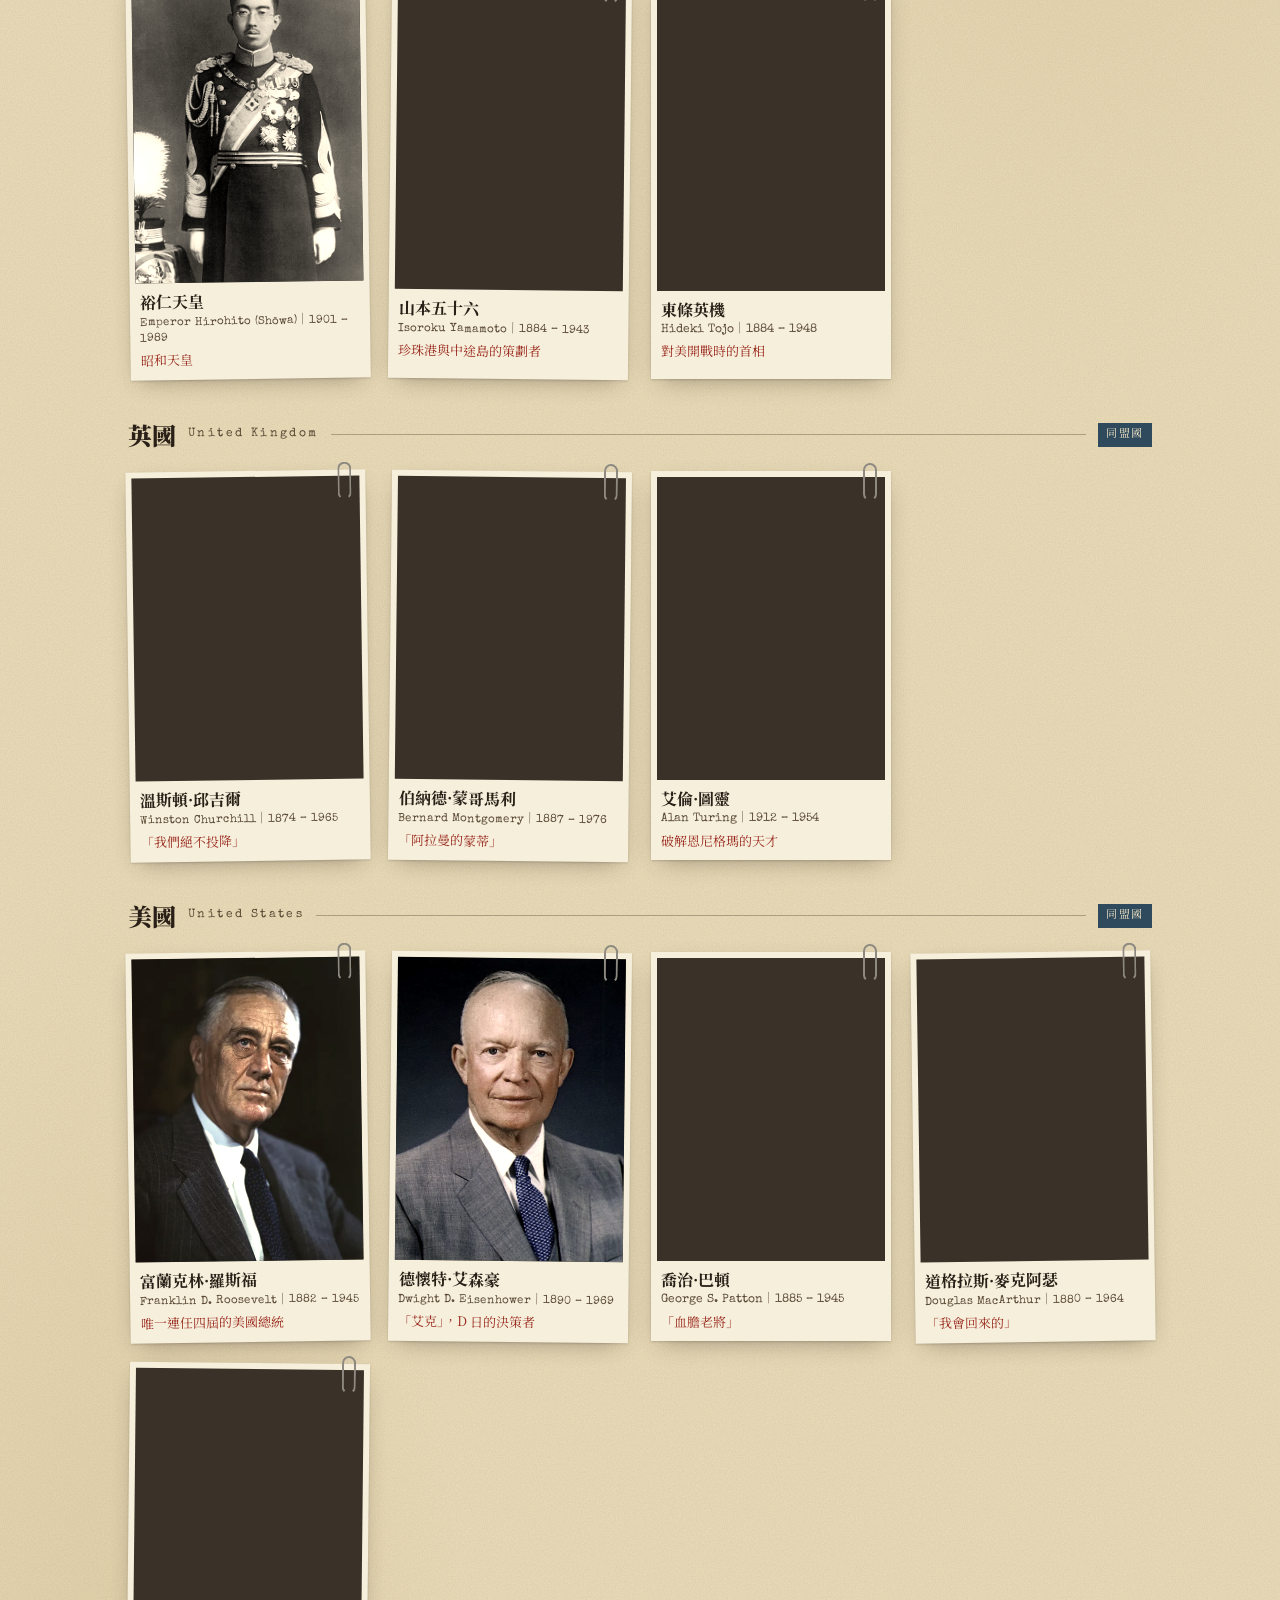
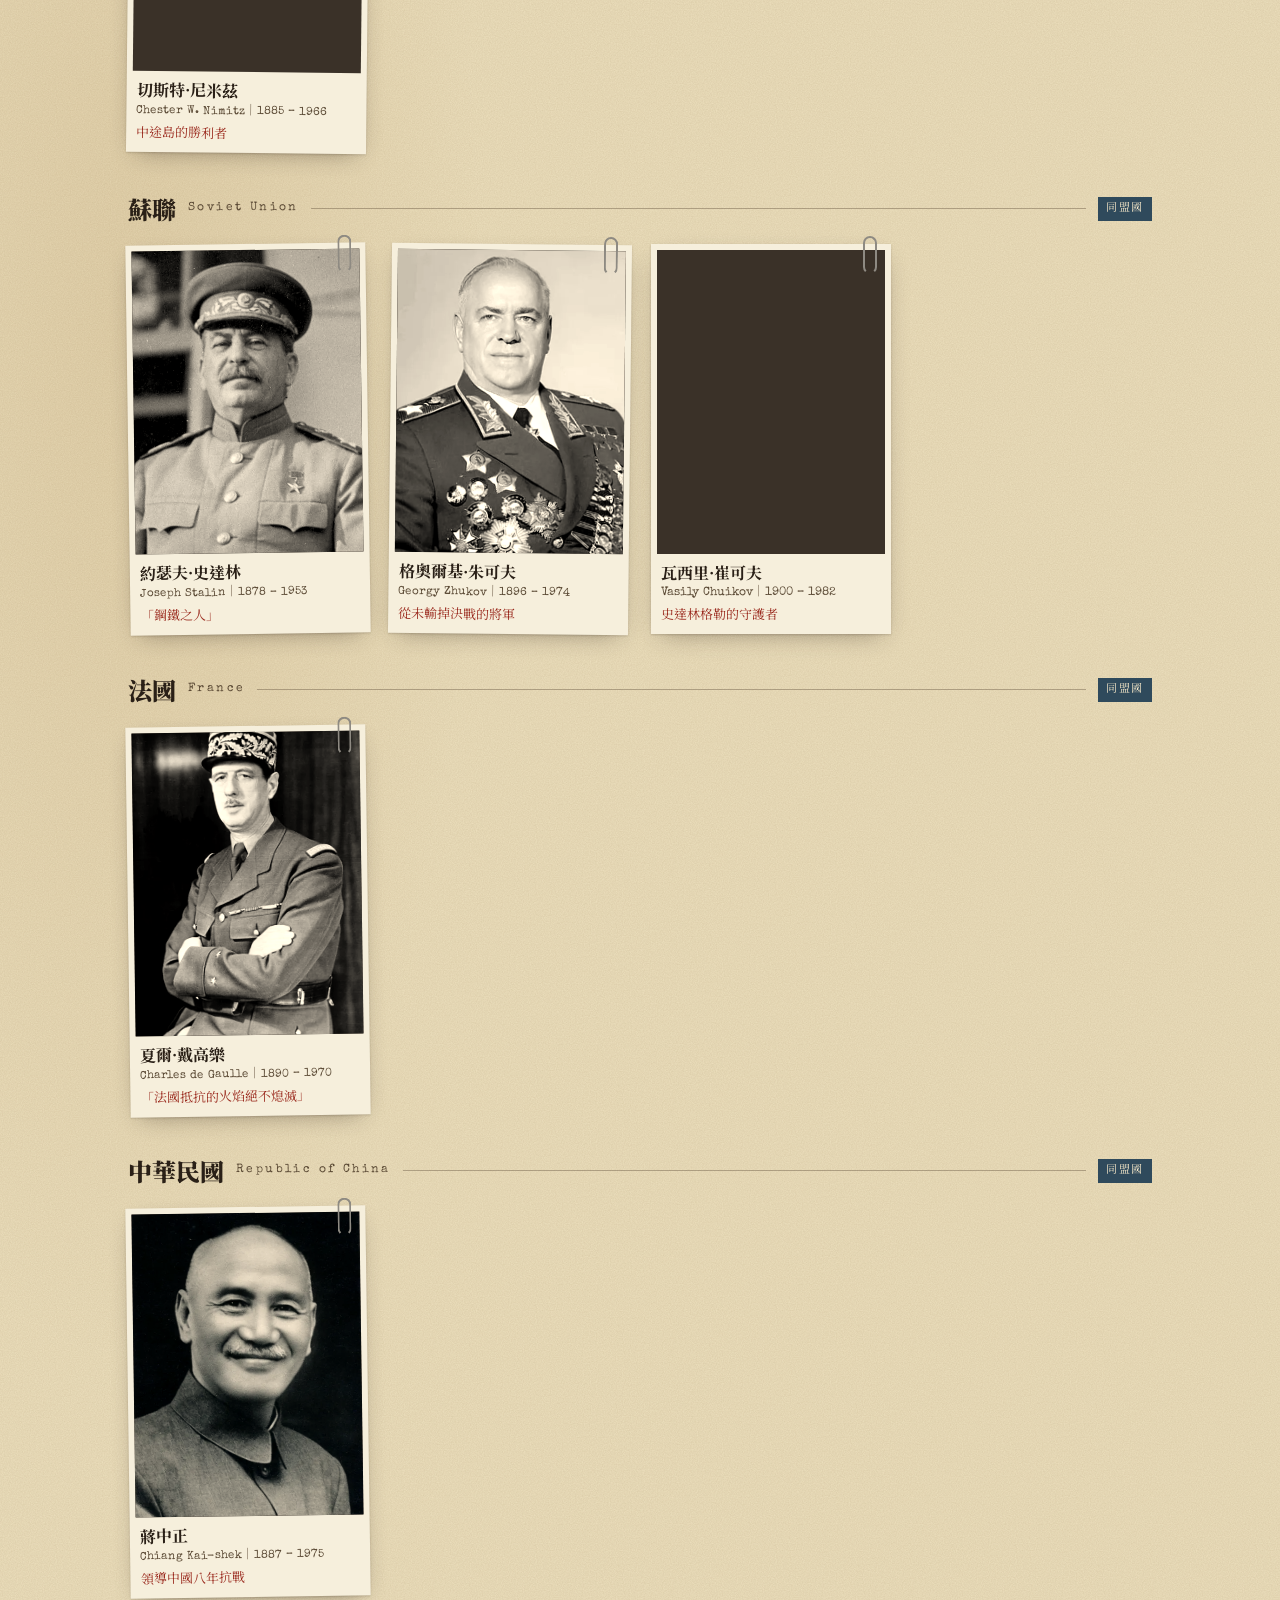
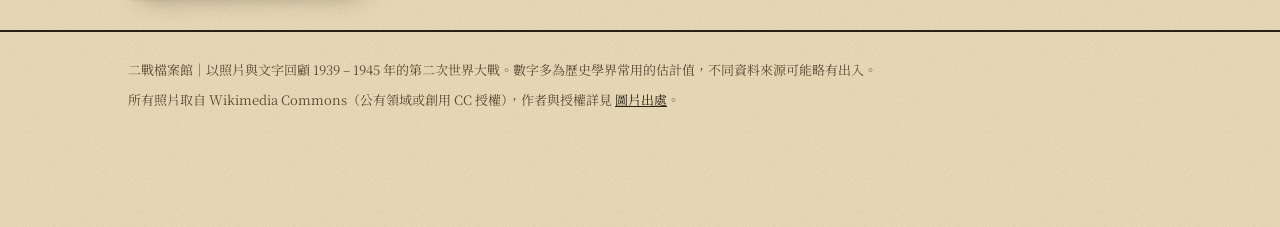
<file: people.html>
<!doctype html>
<html lang="zh-Hant">
<head>
<meta charset="utf-8">
<meta name="viewport" content="width=device-width, initial-scale=1, viewport-fit=cover">
<title>人物檔案｜二戰檔案館</title>
<meta name="description" content="依國籍分類的第二次世界大戰關鍵人物：領袖、將領與科學家的生平與照片。">
<meta name="theme-color" content="#e3d2a5">
<link rel="icon" href="data:image/svg+xml,%3Csvg xmlns='http://www.w3.org/2000/svg' viewBox='0 0 64 64'%3E%3Crect width='64' height='64' rx='8' fill='%23ecdfbd'/%3E%3Ccircle cx='32' cy='32' r='24' fill='none' stroke='%239b2b1f' stroke-width='4'/%3E%3Ctext x='32' y='40' font-size='20' text-anchor='middle' font-family='serif' font-weight='900' fill='%239b2b1f'%3EII%3C/text%3E%3C/svg%3E">
<link rel="preconnect" href="https://fonts.googleapis.com">
<link rel="preconnect" href="https://fonts.gstatic.com" crossorigin>
<link href="https://fonts.googleapis.com/css2?family=Noto+Serif+TC:wght@400;700;900&family=Special+Elite&display=swap" rel="stylesheet">
<link rel="stylesheet" href="styles.css">
</head>
<body data-page="people">
<a class="sr-only" href="#main">跳到主要內容</a>
<header class="topbar"><div class="wrap">
  <a class="brand" href="index.html"><svg viewBox="0 0 32 32" aria-hidden="true"><circle cx="16" cy="16" r="13" fill="none" stroke="#9b2b1f" stroke-width="2.4"/><circle cx="16" cy="16" r="9.5" fill="none" stroke="#9b2b1f" stroke-width="1" stroke-dasharray="2 2"/><text x="16" y="20.5" font-size="11" text-anchor="middle" font-family="serif" font-weight="900" fill="#9b2b1f">II</text></svg>二戰檔案館</a>
  <nav class="nav" aria-label="主要導覽"><a href="index.html">首頁</a><a href="timeline.html">時間軸</a><a href="battles.html">重大戰役</a><a href="people.html" aria-current="page">人物</a><a href="weapons.html">武器</a></nav>
</div></header>
<div class="ticker" aria-hidden="true"><div class="ticker-track"><span>1939.09.01 德軍越過波蘭邊境</span><span>1940.06.14 德軍進入巴黎</span><span>1940.09.15 皇家空軍擊退大規模空襲</span><span>1941.12.07 珍珠港遭到攻擊　此非演習</span><span>1943.02.02 史達林格勒德軍投降</span><span>1944.06.06 霸王行動開始</span><span>1944.09.17 市場花園行動　空降部隊出發</span><span>1945.05.08 歐洲戰事結束</span><span>1945.09.02 日本簽署降書</span><span>1939.09.01 德軍越過波蘭邊境</span><span>1940.06.14 德軍進入巴黎</span><span>1940.09.15 皇家空軍擊退大規模空襲</span><span>1941.12.07 珍珠港遭到攻擊　此非演習</span><span>1943.02.02 史達林格勒德軍投降</span><span>1944.06.06 霸王行動開始</span><span>1944.09.17 市場花園行動　空降部隊出發</span><span>1945.05.08 歐洲戰事結束</span><span>1945.09.02 日本簽署降書</span></div></div>

<main id="main">
<section class="page-hero"><div class="wrap"><div class="doc">
  <div>
    <div class="doc-head"><span>檔案類別：<b>附冊 B</b></span><span class="classified">機密</span></div>
    <h1><small>PEOPLE OF THE WAR</small>人物檔案</h1>
    <p>領袖、將領與改變戰局的科學家，依國籍分類。點選照片，快速認識他們的生平與在戰爭中的角色。</p>
    
  </div>
  <figure class="photo tape"><span class="frame"><img src="img/yalta.webp" alt="1945.02　雅爾達會議：邱吉爾、羅斯福與史達林" fetchpriority="high"></span><figcaption>1945.02　雅爾達會議：邱吉爾、羅斯福與史達林</figcaption></figure>
</div></div></section>
<div class="filters"><div class="wrap"><div class="chips" id="nation-chips" role="group" aria-label="依國籍篩選"></div></div></div>
<div class="wrap" id="groups"></div>
</main>

<footer class="footer"><div class="wrap">
  <p>二戰檔案館｜以照片與文字回顧 1939 – 1945 年的第二次世界大戰。數字多為歷史學界常用的估計值，不同資料來源可能略有出入。</p>
  <p>所有照片取自 Wikimedia Commons（公有領域或創用 CC 授權），作者與授權詳見 <a href="credits.html">圖片出處</a>。</p>
</div></footer>

<script src="data.js"></script>

<script src="app.js"></script>
</body>
</html>
</file>
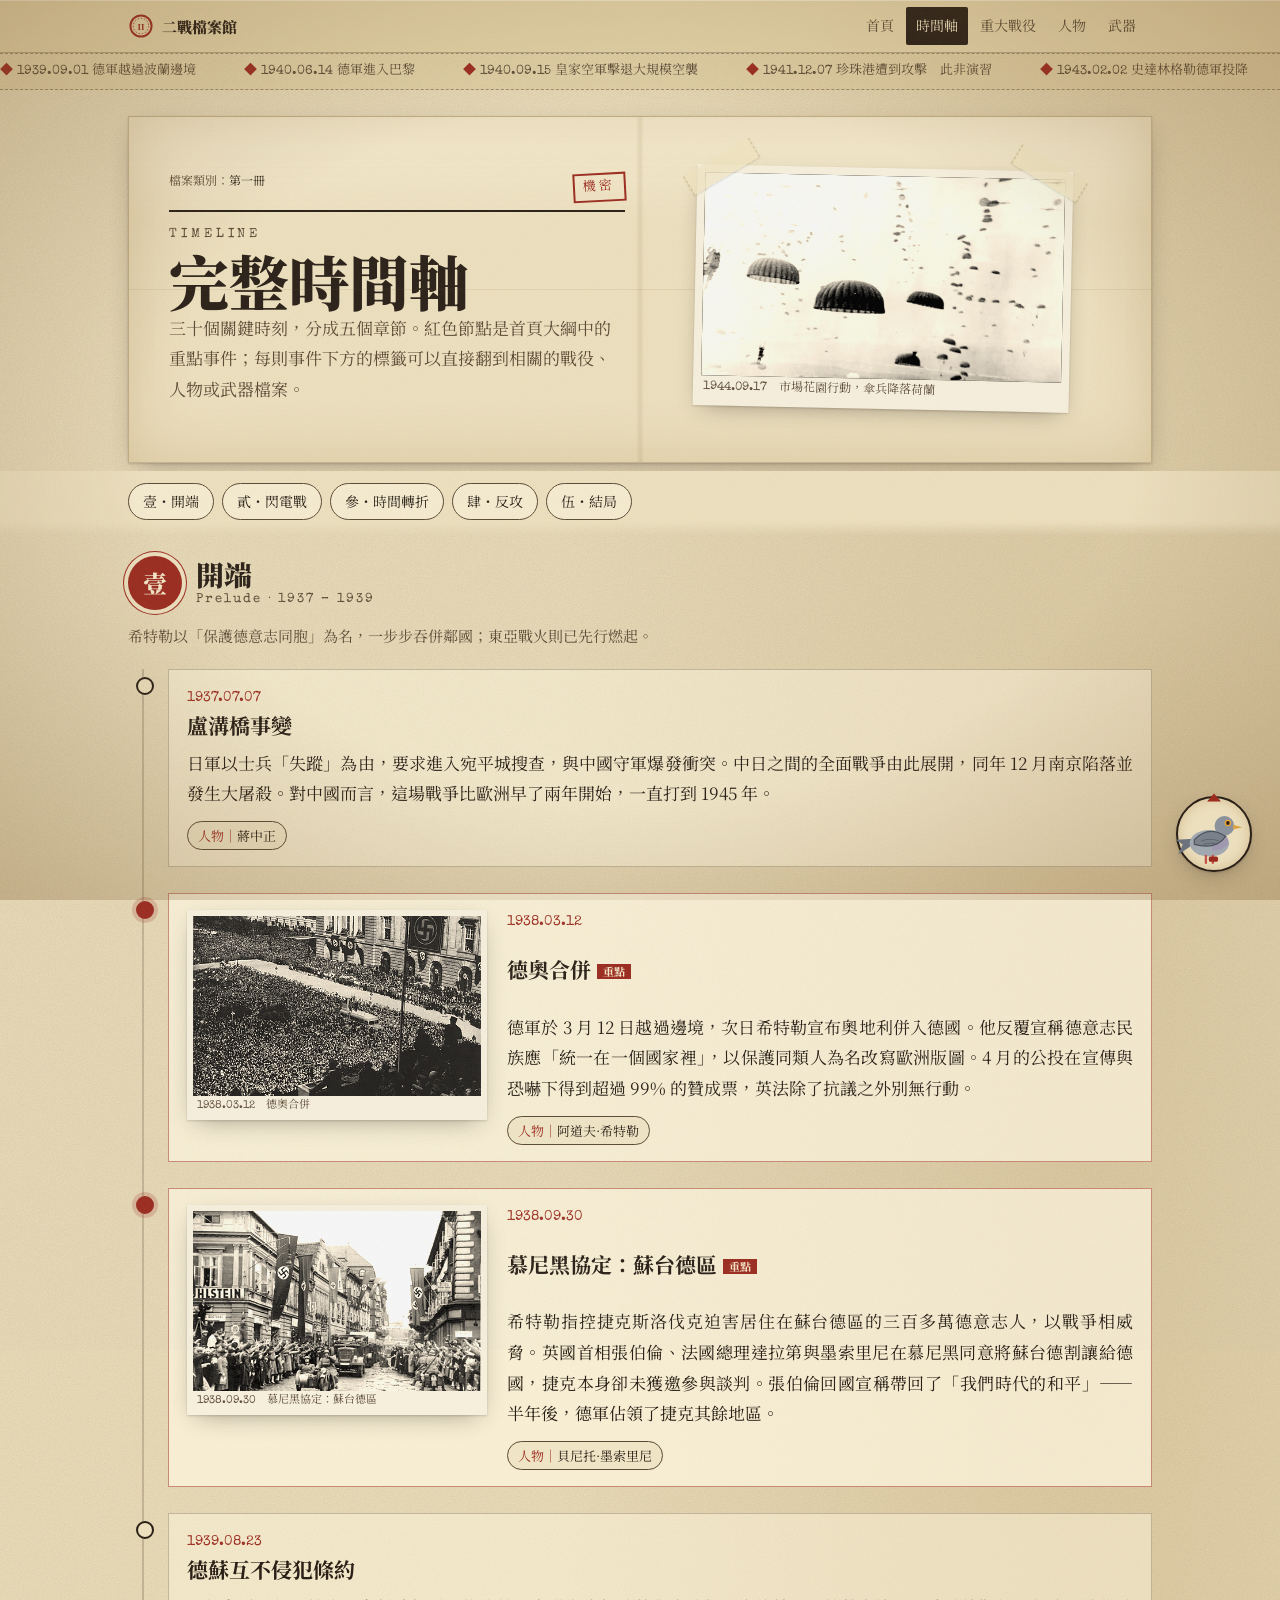
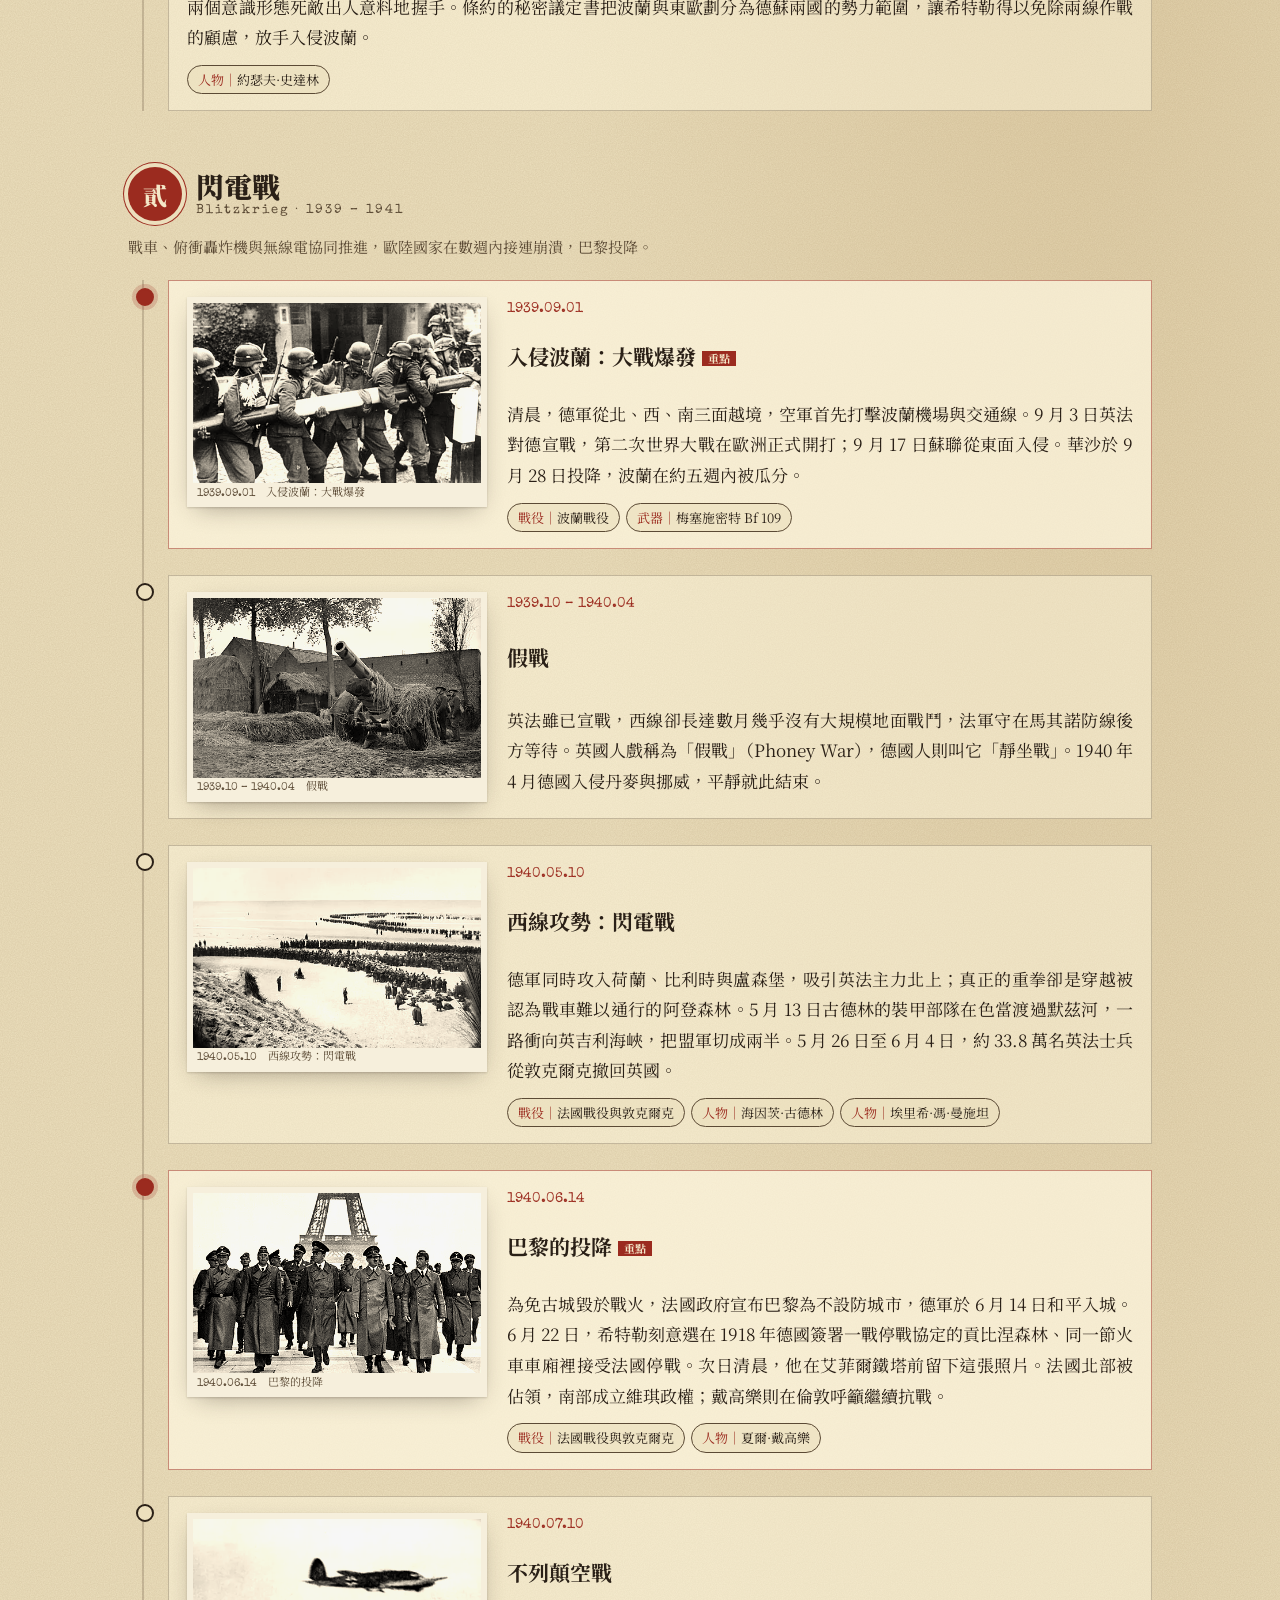
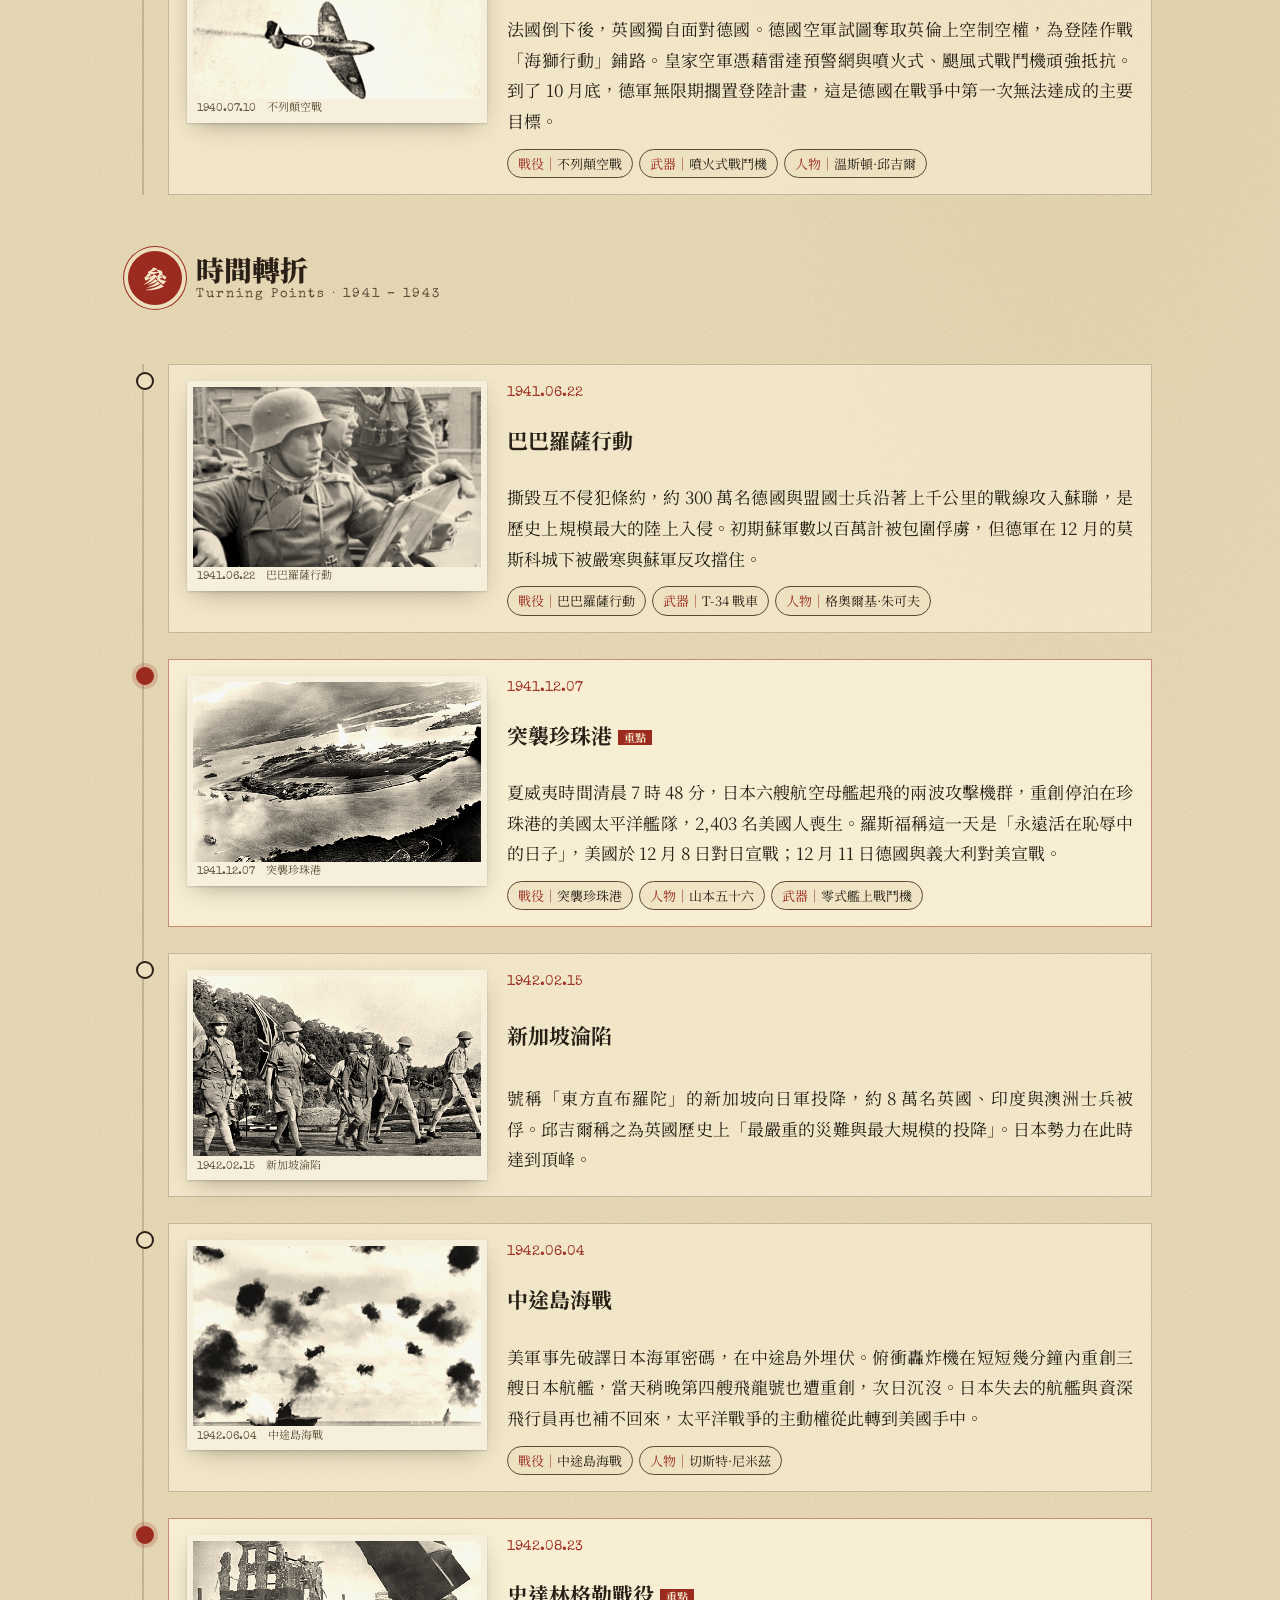
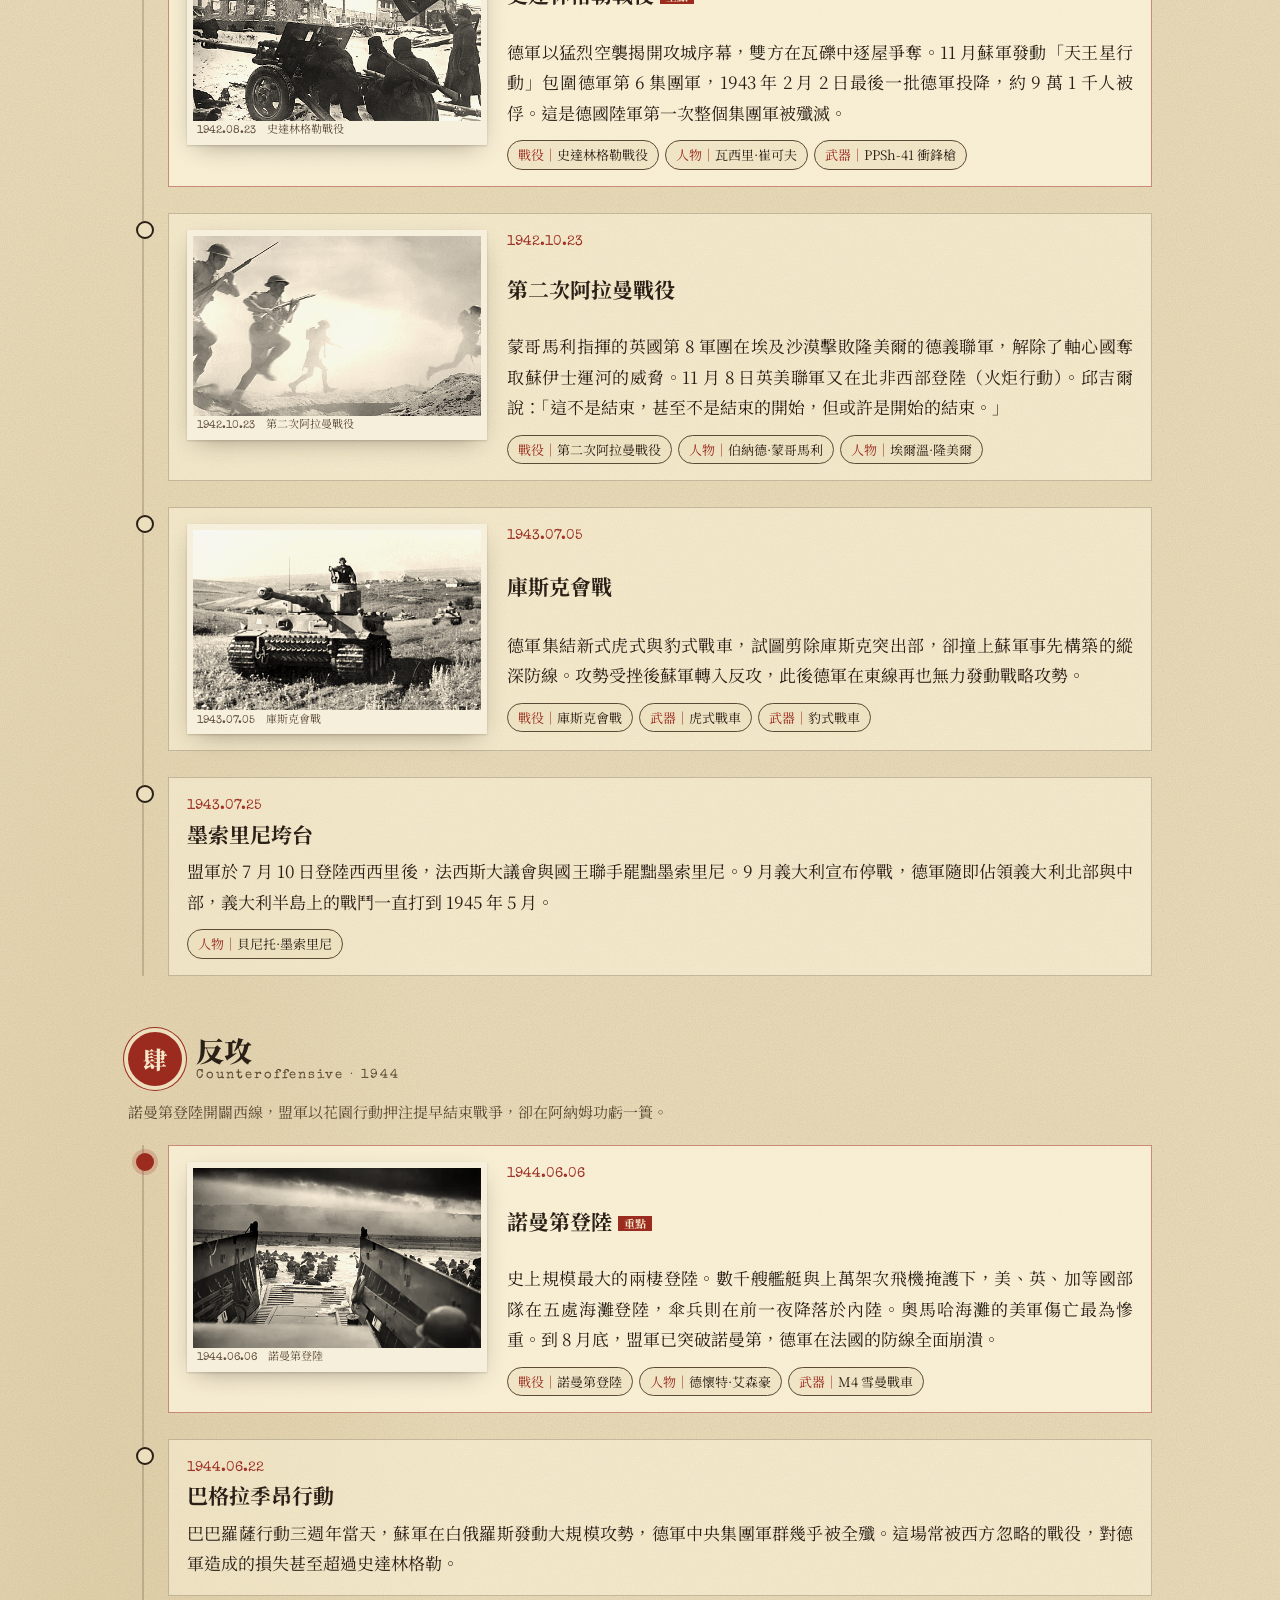
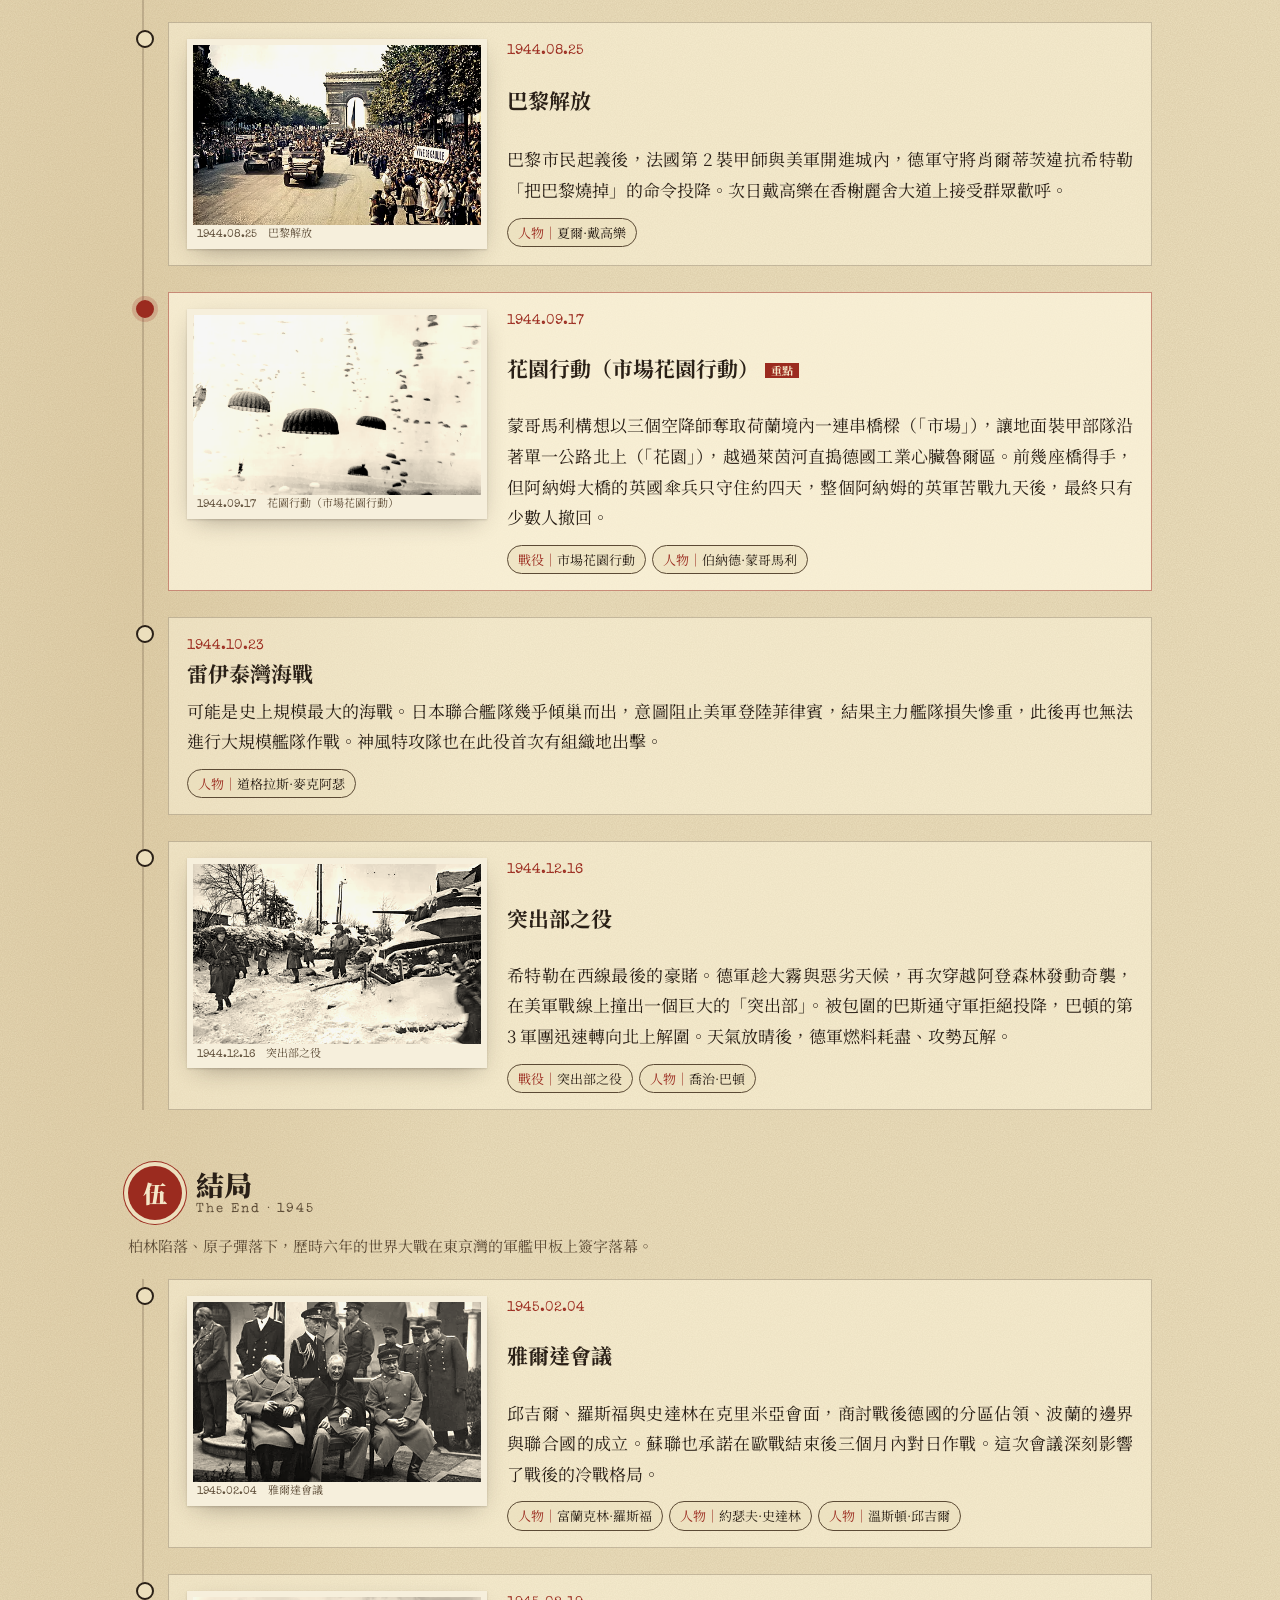
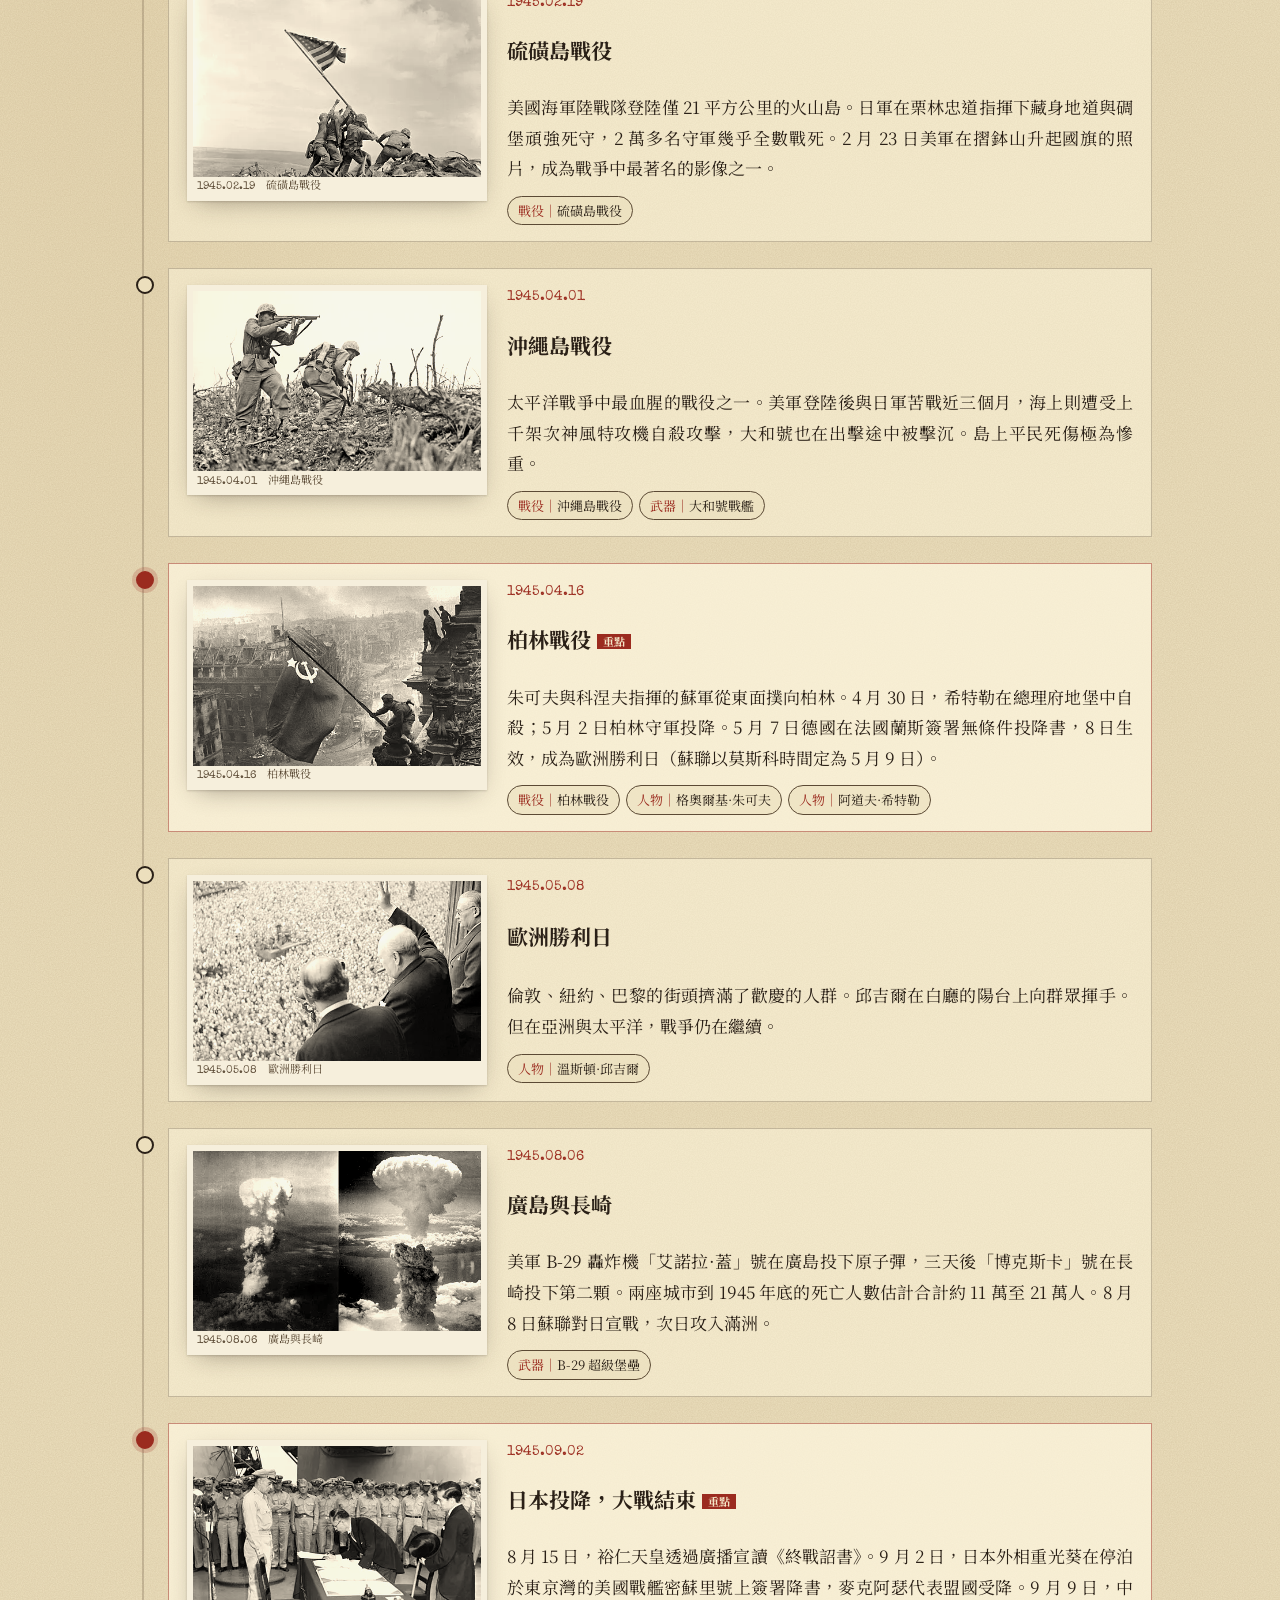
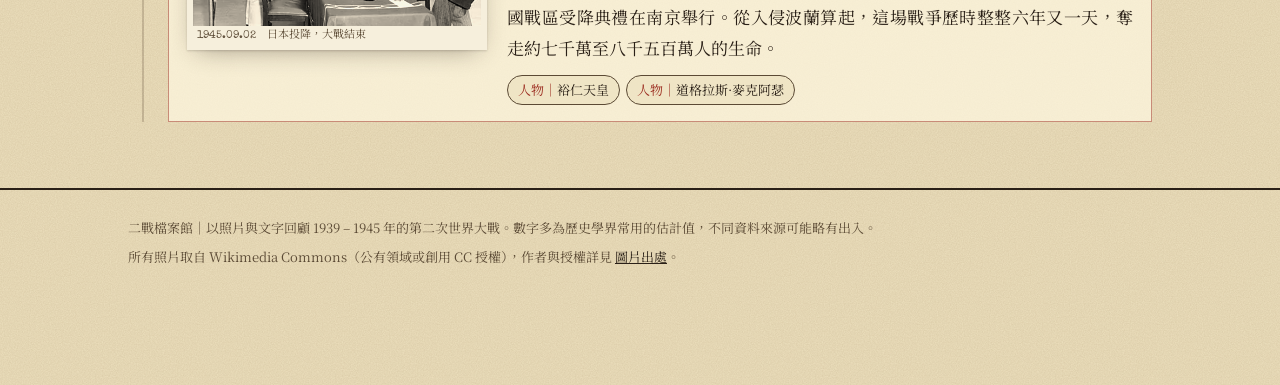
<file: timeline.html>
<!doctype html>
<html lang="zh-Hant">
<head>
<meta charset="utf-8">
<meta name="viewport" content="width=device-width, initial-scale=1, viewport-fit=cover">
<title>完整時間軸｜二戰檔案館</title>
<meta name="description" content="第二次世界大戰詳細時間軸：從德奧合併、閃電戰、珍珠港、諾曼第、市場花園到日本投降。">
<meta name="theme-color" content="#e3d2a5">
<link rel="icon" href="data:image/svg+xml,%3Csvg xmlns='http://www.w3.org/2000/svg' viewBox='0 0 64 64'%3E%3Crect width='64' height='64' rx='8' fill='%23ecdfbd'/%3E%3Ccircle cx='32' cy='32' r='24' fill='none' stroke='%239b2b1f' stroke-width='4'/%3E%3Ctext x='32' y='40' font-size='20' text-anchor='middle' font-family='serif' font-weight='900' fill='%239b2b1f'%3EII%3C/text%3E%3C/svg%3E">
<link rel="preconnect" href="https://fonts.googleapis.com">
<link rel="preconnect" href="https://fonts.gstatic.com" crossorigin>
<link href="https://fonts.googleapis.com/css2?family=Noto+Serif+TC:wght@400;700;900&family=Special+Elite&display=swap" rel="stylesheet">
<link rel="stylesheet" href="styles.css">
</head>
<body data-page="timeline">
<a class="sr-only" href="#main">跳到主要內容</a>
<header class="topbar"><div class="wrap">
  <a class="brand" href="index.html"><svg viewBox="0 0 32 32" aria-hidden="true"><circle cx="16" cy="16" r="13" fill="none" stroke="#9b2b1f" stroke-width="2.4"/><circle cx="16" cy="16" r="9.5" fill="none" stroke="#9b2b1f" stroke-width="1" stroke-dasharray="2 2"/><text x="16" y="20.5" font-size="11" text-anchor="middle" font-family="serif" font-weight="900" fill="#9b2b1f">II</text></svg>二戰檔案館</a>
  <nav class="nav" aria-label="主要導覽"><a href="index.html">首頁</a><a href="timeline.html" aria-current="page">時間軸</a><a href="battles.html">重大戰役</a><a href="people.html">人物</a><a href="weapons.html">武器</a></nav>
</div></header>
<div class="ticker" aria-hidden="true"><div class="ticker-track"><span>1939.09.01 德軍越過波蘭邊境</span><span>1940.06.14 德軍進入巴黎</span><span>1940.09.15 皇家空軍擊退大規模空襲</span><span>1941.12.07 珍珠港遭到攻擊　此非演習</span><span>1943.02.02 史達林格勒德軍投降</span><span>1944.06.06 霸王行動開始</span><span>1944.09.17 市場花園行動　空降部隊出發</span><span>1945.05.08 歐洲戰事結束</span><span>1945.09.02 日本簽署降書</span><span>1939.09.01 德軍越過波蘭邊境</span><span>1940.06.14 德軍進入巴黎</span><span>1940.09.15 皇家空軍擊退大規模空襲</span><span>1941.12.07 珍珠港遭到攻擊　此非演習</span><span>1943.02.02 史達林格勒德軍投降</span><span>1944.06.06 霸王行動開始</span><span>1944.09.17 市場花園行動　空降部隊出發</span><span>1945.05.08 歐洲戰事結束</span><span>1945.09.02 日本簽署降書</span></div></div>

<main id="main">
<section class="page-hero"><div class="wrap"><div class="doc">
  <div>
    <div class="doc-head"><span>檔案類別：<b>第一冊</b></span><span class="classified">機密</span></div>
    <h1><small>TIMELINE</small>完整時間軸</h1>
    <p>三十個關鍵時刻，分成五個章節。紅色節點是首頁大綱中的重點事件；每則事件下方的標籤可以直接翻到相關的戰役、人物或武器檔案。</p>
    
  </div>
  <figure class="photo tape"><span class="frame"><img src="img/marketgarden.webp" alt="1944.09.17　市場花園行動，傘兵降落荷蘭" fetchpriority="high"></span><figcaption>1944.09.17　市場花園行動，傘兵降落荷蘭</figcaption></figure>
</div></div></section>
<nav class="ch-nav" aria-label="章節"><div class="wrap"><div class="chips" id="ch-chips"></div></div></nav>
<div class="wrap" id="chapters"></div>
</main>

<footer class="footer"><div class="wrap">
  <p>二戰檔案館｜以照片與文字回顧 1939 – 1945 年的第二次世界大戰。數字多為歷史學界常用的估計值，不同資料來源可能略有出入。</p>
  <p>所有照片取自 Wikimedia Commons（公有領域或創用 CC 授權），作者與授權詳見 <a href="credits.html">圖片出處</a>。</p>
</div></footer>

<script src="data.js"></script>

<script src="app.js"></script>
</body>
</html>
</file>
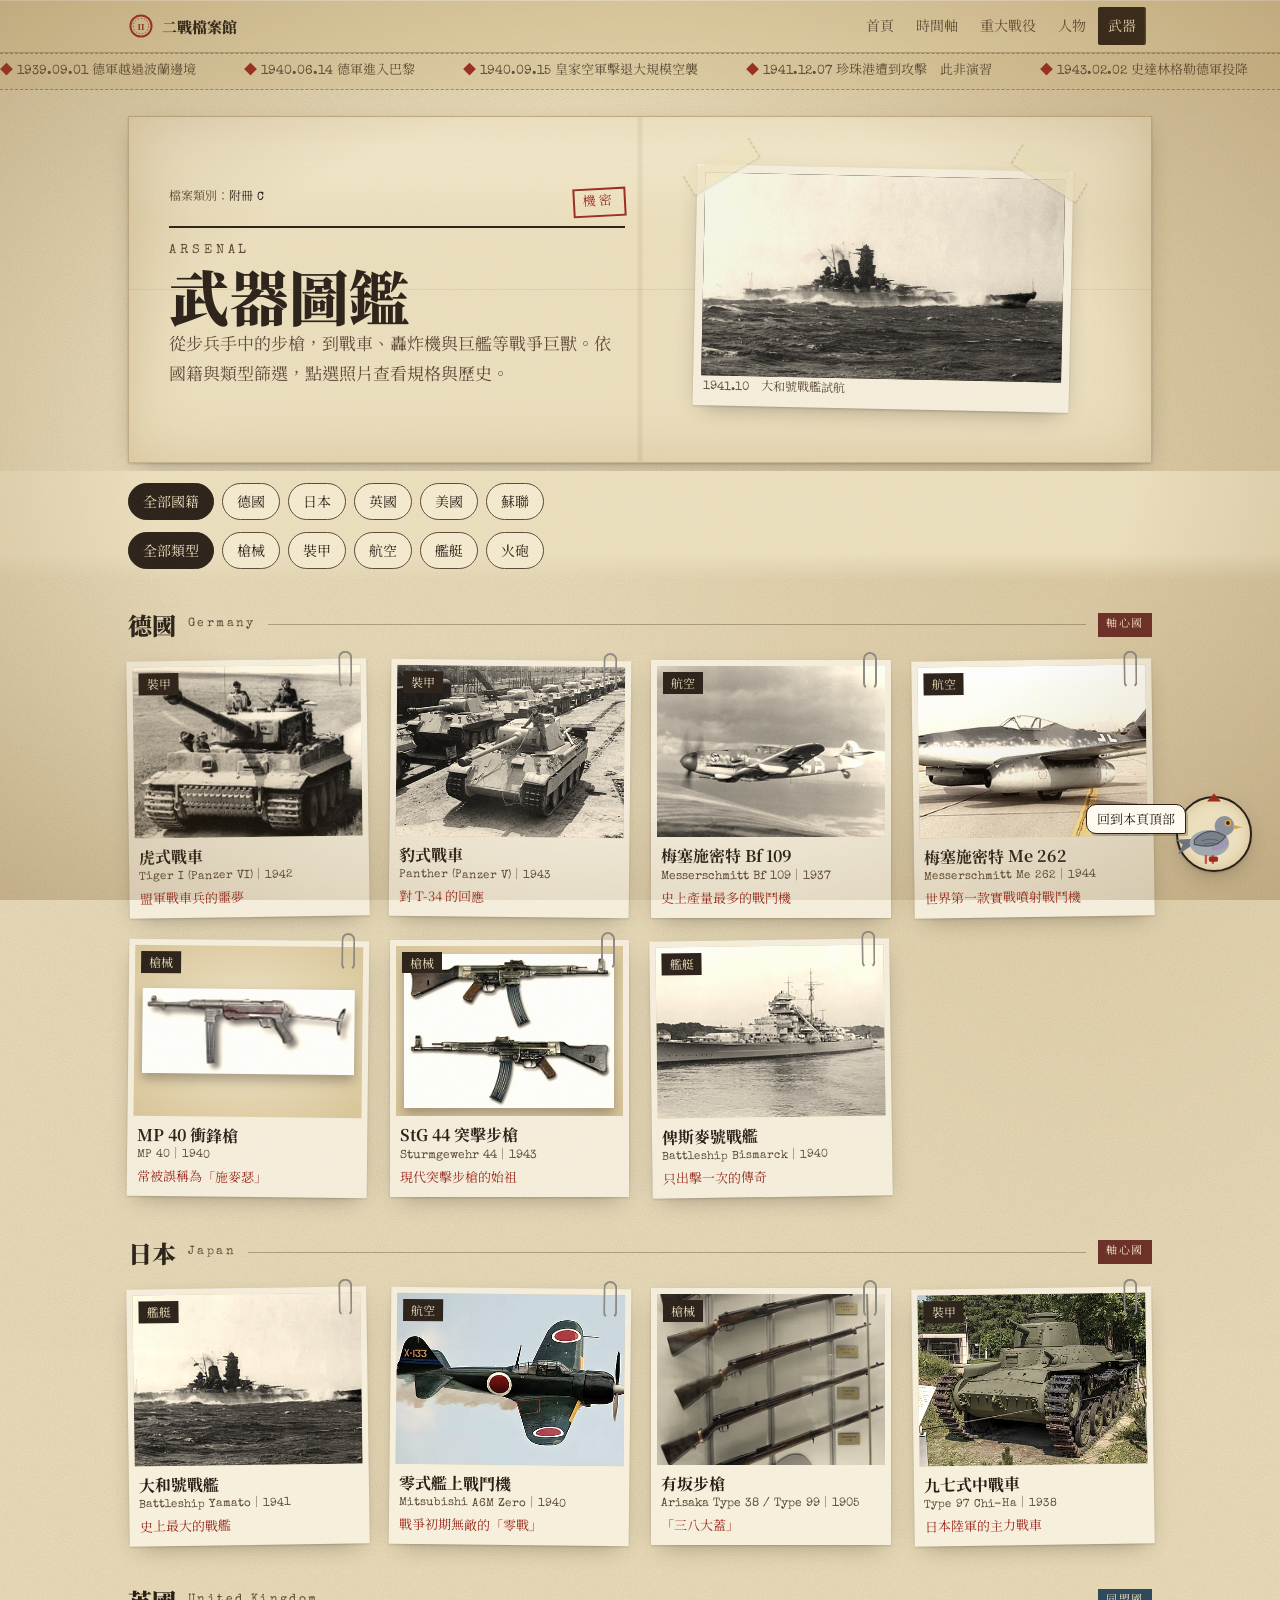
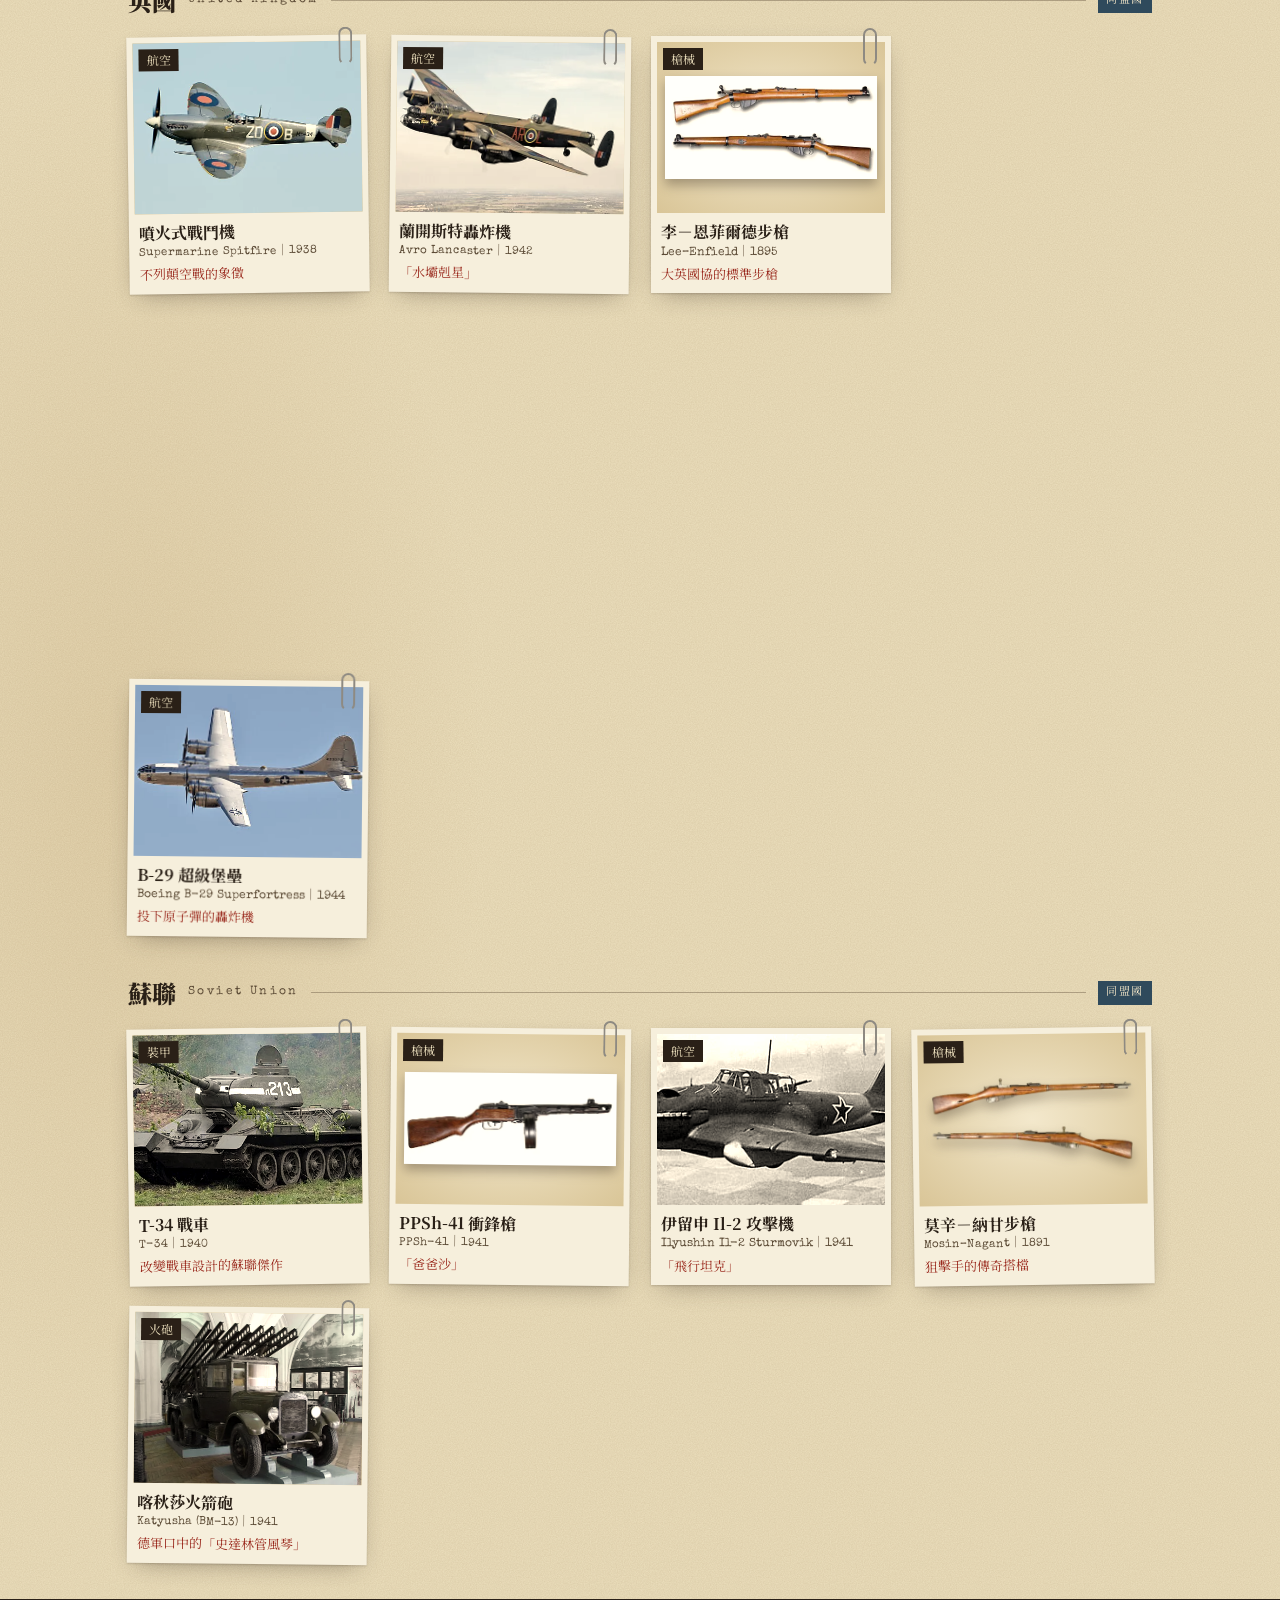
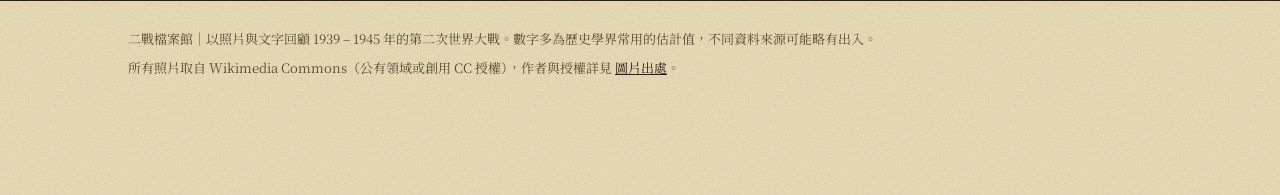
<file: weapons.html>
<!doctype html>
<html lang="zh-Hant">
<head>
<meta charset="utf-8">
<meta name="viewport" content="width=device-width, initial-scale=1, viewport-fit=cover">
<title>武器圖鑑｜二戰檔案館</title>
<meta name="description" content="依國籍分類的第二次世界大戰武器：槍械、戰車、戰鬥機、轟炸機與戰艦的規格與歷史。">
<meta name="theme-color" content="#e3d2a5">
<link rel="icon" href="data:image/svg+xml,%3Csvg xmlns='http://www.w3.org/2000/svg' viewBox='0 0 64 64'%3E%3Crect width='64' height='64' rx='8' fill='%23ecdfbd'/%3E%3Ccircle cx='32' cy='32' r='24' fill='none' stroke='%239b2b1f' stroke-width='4'/%3E%3Ctext x='32' y='40' font-size='20' text-anchor='middle' font-family='serif' font-weight='900' fill='%239b2b1f'%3EII%3C/text%3E%3C/svg%3E">
<link rel="preconnect" href="https://fonts.googleapis.com">
<link rel="preconnect" href="https://fonts.gstatic.com" crossorigin>
<link href="https://fonts.googleapis.com/css2?family=Noto+Serif+TC:wght@400;700;900&family=Special+Elite&display=swap" rel="stylesheet">
<link rel="stylesheet" href="styles.css">
</head>
<body data-page="weapons">
<a class="sr-only" href="#main">跳到主要內容</a>
<header class="topbar"><div class="wrap">
  <a class="brand" href="index.html"><svg viewBox="0 0 32 32" aria-hidden="true"><circle cx="16" cy="16" r="13" fill="none" stroke="#9b2b1f" stroke-width="2.4"/><circle cx="16" cy="16" r="9.5" fill="none" stroke="#9b2b1f" stroke-width="1" stroke-dasharray="2 2"/><text x="16" y="20.5" font-size="11" text-anchor="middle" font-family="serif" font-weight="900" fill="#9b2b1f">II</text></svg>二戰檔案館</a>
  <nav class="nav" aria-label="主要導覽"><a href="index.html">首頁</a><a href="timeline.html">時間軸</a><a href="battles.html">重大戰役</a><a href="people.html">人物</a><a href="weapons.html" aria-current="page">武器</a></nav>
</div></header>
<div class="ticker" aria-hidden="true"><div class="ticker-track"><span>1939.09.01 德軍越過波蘭邊境</span><span>1940.06.14 德軍進入巴黎</span><span>1940.09.15 皇家空軍擊退大規模空襲</span><span>1941.12.07 珍珠港遭到攻擊　此非演習</span><span>1943.02.02 史達林格勒德軍投降</span><span>1944.06.06 霸王行動開始</span><span>1944.09.17 市場花園行動　空降部隊出發</span><span>1945.05.08 歐洲戰事結束</span><span>1945.09.02 日本簽署降書</span><span>1939.09.01 德軍越過波蘭邊境</span><span>1940.06.14 德軍進入巴黎</span><span>1940.09.15 皇家空軍擊退大規模空襲</span><span>1941.12.07 珍珠港遭到攻擊　此非演習</span><span>1943.02.02 史達林格勒德軍投降</span><span>1944.06.06 霸王行動開始</span><span>1944.09.17 市場花園行動　空降部隊出發</span><span>1945.05.08 歐洲戰事結束</span><span>1945.09.02 日本簽署降書</span></div></div>

<main id="main">
<section class="page-hero"><div class="wrap"><div class="doc">
  <div>
    <div class="doc-head"><span>檔案類別：<b>附冊 C</b></span><span class="classified">機密</span></div>
    <h1><small>ARSENAL</small>武器圖鑑</h1>
    <p>從步兵手中的步槍，到戰車、轟炸機與巨艦等戰爭巨獸。依國籍與類型篩選，點選照片查看規格與歷史。</p>
    
  </div>
  <figure class="photo tape"><span class="frame"><img src="img/yamato.webp" alt="1941.10　大和號戰艦試航" fetchpriority="high"></span><figcaption>1941.10　大和號戰艦試航</figcaption></figure>
</div></div></section>
<div class="filters"><div class="wrap">
  <div class="chips" id="nation-chips" role="group" aria-label="依國籍篩選"></div>
  <div class="chips" id="type-chips" role="group" aria-label="依類型篩選"></div>
</div></div>
<div class="wrap" id="groups"></div>
</main>

<footer class="footer"><div class="wrap">
  <p>二戰檔案館｜以照片與文字回顧 1939 – 1945 年的第二次世界大戰。數字多為歷史學界常用的估計值，不同資料來源可能略有出入。</p>
  <p>所有照片取自 Wikimedia Commons（公有領域或創用 CC 授權），作者與授權詳見 <a href="credits.html">圖片出處</a>。</p>
</div></footer>

<script src="data.js"></script>

<script src="app.js"></script>
</body>
</html>
</file>
<file: styles.css>
/* ==========================================================
   二戰檔案館 — 泛黃文書風格，手機優先
   ========================================================== */
:root {
  --paper: #ecdfbd;
  --paper-2: #e3d2a5;
  --paper-3: #d6c08b;
  --paper-edge: #b89a5e;
  --ink: #2a2017;
  --ink-soft: #5b4a35;
  --ink-faint: #8a7657;
  --red: #9b2b1f;
  --red-soft: rgba(155, 43, 31, .75);
  --olive: #4d5226;
  --axis: #6b2d24;
  --allies: #2f4a5c;
  --shadow: 0 1px 2px rgba(42, 32, 23, .18), 0 8px 24px -10px rgba(42, 32, 23, .45);
  --serif: "Noto Serif TC", "Songti TC", "PMingLiU", serif;
  --type: "Special Elite", "Courier New", "Noto Serif TC", "Songti TC", "PMingLiU", serif;
  --gutter: 16px;
  --max: 1080px;
  --ease: cubic-bezier(.2, .8, .2, 1);
}

* { box-sizing: border-box; }
html { -webkit-text-size-adjust: 100%; scroll-behavior: smooth; }
body {
  margin: 0;
  color: var(--ink);
  font-family: var(--serif);
  font-size: 16px;
  line-height: 1.8;
  background-color: var(--paper);
  /* 紙纖維雜訊 + 咖啡漬 */
  background-image:
    radial-gradient(ellipse 60% 40% at 85% 12%, rgba(150, 105, 40, .16), transparent 70%),
    radial-gradient(ellipse 40% 30% at 10% 70%, rgba(150, 105, 40, .12), transparent 70%),
    url("data:image/svg+xml,%3Csvg xmlns='http://www.w3.org/2000/svg' width='240' height='240'%3E%3Cfilter id='n'%3E%3CfeTurbulence type='fractalNoise' baseFrequency='.85' numOctaves='3' stitchTiles='stitch'/%3E%3CfeColorMatrix values='0 0 0 0 .35 0 0 0 0 .25 0 0 0 0 .12 0 0 0 .22 0'/%3E%3C/filter%3E%3Crect width='100%25' height='100%25' filter='url(%23n)'/%3E%3C/svg%3E");
  overflow-x: hidden;
}
/* 泛黃的邊緣暗角 */
body::before {
  content: "";
  position: fixed; inset: 0;
  pointer-events: none;
  z-index: 50;
  background: radial-gradient(ellipse at center, transparent 55%, rgba(110, 72, 20, .28) 100%);
}
/* 底片顆粒：持續微動 */
body::after {
  content: "";
  position: fixed; inset: -50%;
  pointer-events: none;
  z-index: 51;
  opacity: .07;
  background-image: url("data:image/svg+xml,%3Csvg xmlns='http://www.w3.org/2000/svg' width='160' height='160'%3E%3Cfilter id='g'%3E%3CfeTurbulence type='fractalNoise' baseFrequency='1.6' numOctaves='1'/%3E%3C/filter%3E%3Crect width='100%25' height='100%25' filter='url(%23g)'/%3E%3C/svg%3E");
  animation: grain 1.2s steps(6) infinite;
}
@keyframes grain {
  0% { transform: translate(0, 0); }
  20% { transform: translate(-3%, 2%); }
  40% { transform: translate(2%, -3%); }
  60% { transform: translate(-2%, -1%); }
  80% { transform: translate(3%, 3%); }
  100% { transform: translate(0, 0); }
}

img { max-width: 100%; display: block; }
a { color: inherit; }
button { font: inherit; color: inherit; }
:focus-visible { outline: 2px dashed var(--red); outline-offset: 3px; }
.sr-only { position: absolute; width: 1px; height: 1px; overflow: hidden; clip: rect(0 0 0 0); white-space: nowrap; }
.sr-only:focus { position: fixed; left: 12px; top: 12px; z-index: 100; width: auto; height: auto; clip: auto; background: var(--ink); color: var(--paper); padding: 8px 14px; }

.wrap { width: 100%; max-width: var(--max); margin: 0 auto; padding: 0 var(--gutter); }
.type { font-family: var(--type); letter-spacing: .04em; }

/* ---------- 頂部導覽 ---------- */
.topbar {
  position: sticky; top: 0; z-index: 40;
  background: rgba(226, 209, 165, .92);
  backdrop-filter: blur(6px);
  -webkit-backdrop-filter: blur(6px);
  border-bottom: 1px solid rgba(91, 74, 53, .35);
  box-shadow: 0 1px 0 rgba(255, 250, 235, .5) inset;
}
.topbar .wrap { display: flex; align-items: center; gap: 12px; min-height: 52px; }
.brand {
  display: flex; align-items: center; gap: 8px;
  text-decoration: none; font-weight: 900; white-space: nowrap; font-size: 15px;
}
.brand svg { width: 26px; height: 26px; flex: none; }
.nav {
  display: flex; gap: 2px; margin-left: auto;
  overflow-x: auto; scrollbar-width: none;
  -webkit-mask-image: linear-gradient(90deg, transparent, #000 8px, #000 calc(100% - 8px), transparent);
          mask-image: linear-gradient(90deg, transparent, #000 8px, #000 calc(100% - 8px), transparent);
  padding: 0 6px;
}
.nav::-webkit-scrollbar { display: none; }
.nav a {
  text-decoration: none; font-size: 14px; padding: 6px 10px; border-radius: 2px; white-space: nowrap;
  color: var(--ink-soft);
}
.nav a[aria-current="page"] { color: var(--paper); background: var(--ink); }
.nav a:hover { color: var(--red); }
.nav a[aria-current="page"]:hover { color: var(--paper); }

/* ---------- 電報跑馬燈 ---------- */
.ticker {
  overflow: hidden; white-space: nowrap;
  border-block: 1px dashed rgba(91, 74, 53, .5);
  background: rgba(214, 192, 139, .35);
  font-family: var(--type); font-size: 13px; color: var(--ink-soft);
}
.ticker-track { display: inline-flex; gap: 48px; padding: 6px 0; animation: tick 70s linear infinite; }
.ticker-track span::before { content: "◆ "; color: var(--red); }
@keyframes tick { to { transform: translateX(-50%); } }

/* ---------- 首頁主視覺：泛黃文書 ---------- */
.hero { position: relative; padding: 22px 0 34px; overflow: hidden; }
.doc {
  position: relative;
  background:
    linear-gradient(180deg, rgba(255, 248, 225, .55), rgba(255, 248, 225, 0) 30%),
    var(--paper);
  border: 1px solid rgba(140, 110, 60, .45);
  box-shadow: var(--shadow), inset 0 0 60px rgba(150, 105, 40, .22);
  padding: 22px 18px 26px;
}
.doc::before { /* 打孔與摺痕 */
  content: ""; position: absolute; inset: 0; pointer-events: none;
  background:
    linear-gradient(90deg, transparent 49.6%, rgba(120, 90, 40, .12) 50%, transparent 50.4%),
    linear-gradient(180deg, transparent 49.7%, rgba(120, 90, 40, .1) 50%, transparent 50.3%);
}
.doc-head {
  display: flex; justify-content: space-between; align-items: flex-start; gap: 10px;
  font-family: var(--type); font-size: 12px; color: var(--ink-soft);
  border-bottom: 2px solid var(--ink); padding-bottom: 8px; margin-bottom: 16px;
}
.doc-head b { color: var(--ink); font-weight: normal; }
.classified {
  display: inline-block; font-family: var(--type); color: var(--red);
  border: 2px solid currentColor; padding: 1px 8px; font-size: 13px; letter-spacing: .25em;
  transform: rotate(-3deg);
}
.hero h1 {
  font-size: clamp(40px, 13vw, 92px); line-height: 1.02; margin: 4px 0 6px; font-weight: 900;
  letter-spacing: .02em;
  text-shadow: 0 0 1px rgba(42, 32, 23, .5);
}
.hero h1 small { display: block; font-family: var(--type); font-size: .26em; font-weight: normal; letter-spacing: .32em; color: var(--ink-soft); margin-top: 6px; }
.typed { font-family: var(--type); font-size: 15px; color: var(--ink-soft); min-height: 1.8em; margin: 0 0 14px; }
.typed::after { content: "▌"; color: var(--red); animation: blink 1s steps(1) infinite; margin-left: 2px; }
@keyframes blink { 50% { opacity: 0; } }
.hero-lede { font-size: 17px; margin: 0 0 18px; }

/* 照片：膠帶貼在文件上 */
.photo {
  position: relative; background: #f6efdc; padding: 8px 8px 30px;
  box-shadow: var(--shadow);
}
.photo .frame { overflow: hidden; position: relative; background: #3a3128; }
.photo img { width: 100%; height: 100%; object-fit: cover; filter: sepia(.35) contrast(1.05) brightness(.97); }
.photo figcaption {
  position: absolute; left: 10px; right: 10px; bottom: 6px;
  font-family: var(--type); font-size: 12px; color: var(--ink-soft); white-space: nowrap; overflow: hidden; text-overflow: ellipsis;
}
.tape::before, .tape::after {
  content: ""; position: absolute; width: 74px; height: 22px; z-index: 2;
  background: rgba(240, 228, 190, .72); box-shadow: 0 1px 2px rgba(0, 0, 0, .12);
  border-left: 1px dashed rgba(150, 120, 70, .35); border-right: 1px dashed rgba(150, 120, 70, .35);
}
.tape::before { top: -9px; left: -14px; transform: rotate(-32deg); }
.tape::after { top: -9px; right: -14px; transform: rotate(30deg); }

.hero-photo { margin: 0 -4px; transform: rotate(-1.4deg); animation: sway 9s ease-in-out infinite alternate; }
.hero-photo .frame { aspect-ratio: 4 / 3.1; }
.hero-photo img { animation: kenburns 28s ease-in-out infinite alternate; transform-origin: 60% 40%; }
@keyframes kenburns { from { transform: scale(1.04); } to { transform: scale(1.16) translate(-2%, 1%); } }
@keyframes sway { from { transform: rotate(-1.6deg); } to { transform: rotate(-.6deg); } }

.stamp-big {
  position: absolute; right: 10px; top: 34%; z-index: 3;
  font-family: var(--type); font-size: 22px; letter-spacing: .2em; line-height: 1.1; text-align: center;
  color: var(--red-soft); border: 3px double currentColor; padding: 6px 10px; border-radius: 4px;
  transform: rotate(-14deg); mix-blend-mode: multiply;
  animation: stamp-in .55s .9s var(--ease) both;
}
.stamp-big small { display: block; font-size: 11px; letter-spacing: .3em; }
@keyframes stamp-in {
  from { opacity: 0; transform: rotate(-14deg) scale(2.4); }
  60% { opacity: 1; transform: rotate(-14deg) scale(.94); }
  to { opacity: 1; transform: rotate(-14deg) scale(1); }
}
.hero canvas.dust { position: absolute; inset: 0; width: 100%; height: 100%; pointer-events: none; z-index: 4; }

.signoff { display: flex; justify-content: space-between; align-items: end; gap: 12px; margin-top: 22px; font-family: var(--type); font-size: 12px; color: var(--ink-soft); }
.signoff .sig { font-family: var(--serif); font-size: 22px; font-style: italic; color: var(--ink); border-bottom: 1px solid var(--ink-soft); padding: 0 8px; }

/* ---------- 共用按鈕、標題 ---------- */
.btn {
  display: inline-flex; align-items: center; gap: 8px; text-decoration: none; cursor: pointer;
  background: var(--ink); color: var(--paper); border: 0; padding: 11px 18px; font-size: 15px; font-weight: 700;
  box-shadow: 3px 3px 0 var(--red); transition: transform .2s var(--ease), box-shadow .2s var(--ease);
}
.btn:hover { transform: translate(-2px, -2px); box-shadow: 5px 5px 0 var(--red); }
.btn:active { transform: translate(1px, 1px); box-shadow: 1px 1px 0 var(--red); }
.btn .arrow { transition: transform .3s var(--ease); }
.btn:hover .arrow { transform: translateX(4px); }

.section { padding: 40px 0; position: relative; }
.sec-head { margin-bottom: 22px; }
.sec-head .no { font-family: var(--type); color: var(--red); font-size: 13px; letter-spacing: .2em; }
.sec-head h2 { font-size: clamp(26px, 7vw, 40px); line-height: 1.2; margin: 4px 0 8px; font-weight: 900; }
.sec-head p { margin: 0; color: var(--ink-soft); max-width: 40em; }
.rule { border: 0; height: 10px; margin: 0; background: radial-gradient(circle, var(--ink-faint) 1.2px, transparent 1.6px) 0 50% / 10px 10px repeat-x; opacity: .6; }

/* ---------- 數據列 ---------- */
.stats { display: grid; grid-template-columns: repeat(3, 1fr); gap: 8px; margin-top: 18px; }
.stat { border: 1px solid rgba(91, 74, 53, .4); padding: 10px 8px; text-align: center; background: rgba(255, 248, 225, .35); }
.stat b { display: block; font-size: clamp(20px, 6vw, 30px); line-height: 1.2; color: var(--red); font-weight: 900; }
.stat span { font-size: 12px; color: var(--ink-soft); line-height: 1.4; display: block; }

/* ---------- 首頁時間軸大綱 ---------- */
.tl-mini { position: relative; margin: 0; padding: 0; list-style: none; }
.tl-mini::before {
  content: ""; position: absolute; left: 13px; top: 6px; bottom: 6px; width: 2px;
  background: repeating-linear-gradient(180deg, var(--ink) 0 8px, transparent 8px 13px);
}
.tl-chapter { position: relative; padding-left: 40px; margin: 26px 0 10px; }
.tl-chapter:first-child { margin-top: 0; }
.tl-chapter .seal {
  position: absolute; left: 0; top: 0; width: 28px; height: 28px; border-radius: 50%;
  background: var(--red); color: #f4e7c8; font-weight: 900; font-size: 14px;
  display: grid; place-items: center; box-shadow: 0 0 0 3px var(--paper), 0 0 0 4px var(--red);
}
.tl-chapter h3 { margin: 0; font-size: 21px; line-height: 1.3; }
.tl-chapter h3 small { font-family: var(--type); font-weight: normal; font-size: 12px; color: var(--ink-soft); margin-left: 6px; letter-spacing: .1em; }
.tl-chapter p { margin: 2px 0 0; font-size: 14px; color: var(--ink-soft); }
.tl-node { position: relative; padding-left: 40px; margin: 12px 0; }
.tl-node::before {
  content: ""; position: absolute; left: 8px; top: 22px; width: 12px; height: 12px; border-radius: 50%;
  background: var(--paper); border: 2px solid var(--ink);
}
.tl-node a {
  display: grid; grid-template-columns: 88px 1fr; gap: 12px; align-items: center; text-decoration: none;
  background: rgba(255, 248, 225, .45); border: 1px solid rgba(91, 74, 53, .3); padding: 8px;
  transition: transform .3s var(--ease), box-shadow .3s var(--ease), background .3s;
}
.tl-node a:hover { transform: translateX(4px); box-shadow: var(--shadow); background: rgba(255, 248, 225, .8); }
.tl-node .thumb { aspect-ratio: 1; overflow: hidden; background: #3a3128; }
.tl-node .thumb img { width: 100%; height: 100%; object-fit: cover; filter: sepia(.4) contrast(1.05); transition: transform .6s var(--ease); }
.tl-node a:hover .thumb img { transform: scale(1.08); }
.tl-node time { font-family: var(--type); font-size: 13px; color: var(--red); }
.tl-node strong { display: block; font-size: 17px; line-height: 1.35; }
.tl-node span.txt { display: block; font-size: 13.5px; line-height: 1.6; color: var(--ink-soft); }
.tl-cta { margin-top: 24px; padding-left: 40px; }

/* ---------- 首頁：檔案入口 ---------- */
.portals { display: grid; gap: 16px; }
.portal {
  position: relative; display: block; text-decoration: none; overflow: hidden; min-height: 210px;
  background: #2b241c; color: #f4e7c8; box-shadow: var(--shadow);
  border: 6px solid #f6efdc;
}
.portal img { position: absolute; inset: 0; width: 100%; height: 100%; object-fit: cover; filter: sepia(.45) contrast(1.1) brightness(.8); transition: transform 1.2s var(--ease), filter .6s; }
.portal:hover img, .portal:focus-visible img { transform: scale(1.07); filter: sepia(.2) contrast(1.1) brightness(.9); }
.portal::after { content: ""; position: absolute; inset: 0; background: linear-gradient(180deg, rgba(20, 15, 10, 0) 30%, rgba(20, 15, 10, .85)); }
.portal .label { position: absolute; left: 16px; right: 16px; bottom: 14px; z-index: 2; }
.portal .label small { font-family: var(--type); font-size: 12px; letter-spacing: .25em; color: #e6c98a; }
.portal .label b { display: block; font-size: 28px; line-height: 1.25; font-weight: 900; }
.portal .label span { font-size: 14px; opacity: .9; }
.portal .tab {
  position: absolute; top: 12px; left: 12px; z-index: 2; font-family: var(--type); font-size: 12px;
  background: var(--paper); color: var(--ink); padding: 2px 10px; transform: rotate(-2deg);
}
.portal .go {
  position: absolute; right: 14px; top: 12px; z-index: 2; width: 40px; height: 40px; border-radius: 50%;
  border: 1px solid rgba(244, 231, 200, .6); display: grid; place-items: center; font-size: 18px;
  transition: transform .4s var(--ease), background .4s;
}
.portal:hover .go { transform: rotate(-45deg); background: var(--red); border-color: var(--red); }

/* 精選戰役橫向卷軸 */
.strip { display: flex; gap: 14px; overflow-x: auto; scroll-snap-type: x mandatory; padding: 6px var(--gutter) 18px; margin: 0 calc(var(--gutter) * -1); scrollbar-width: thin; }
.strip a {
  flex: 0 0 72%; max-width: 300px; scroll-snap-align: start; text-decoration: none;
  background: #f6efdc; padding: 8px 8px 12px; box-shadow: var(--shadow);
  transition: transform .4s var(--ease);
}
.strip a:nth-child(odd) { transform: rotate(-1deg); }
.strip a:nth-child(even) { transform: rotate(1deg); }
.strip a:hover { transform: rotate(0) translateY(-4px); }
.strip .frame { aspect-ratio: 4 / 3; overflow: hidden; background: #3a3128; }
.strip img { width: 100%; height: 100%; object-fit: cover; filter: sepia(.35) contrast(1.05); }
.strip b { display: block; margin-top: 8px; font-size: 17px; }
.strip time { font-family: var(--type); font-size: 12px; color: var(--red); }

/* ---------- 副頁標頭 ---------- */
.page-hero { position: relative; padding: 26px 0 8px; }
.page-hero .doc { display: grid; gap: 16px; }
.page-hero h1 { font-size: clamp(32px, 10vw, 60px); line-height: 1.1; margin: 0; font-weight: 900; }
.page-hero h1 small { display: block; font-family: var(--type); font-size: 13px; font-weight: normal; letter-spacing: .3em; color: var(--ink-soft); margin-bottom: 4px; }
.page-hero p { margin: 0; color: var(--ink-soft); }
.page-hero .photo { transform: rotate(1.2deg); animation: sway2 10s ease-in-out infinite alternate; }
.page-hero .photo .frame { aspect-ratio: 16 / 9; }
.page-hero .photo img { animation: kenburns 30s ease-in-out infinite alternate; }
@keyframes sway2 { from { transform: rotate(1.4deg); } to { transform: rotate(.4deg); } }

/* ---------- 篩選籤條 ---------- */
.filters {
  position: sticky; top: 52px; z-index: 30; padding: 10px 0;
  background: linear-gradient(180deg, var(--paper) 75%, rgba(236, 223, 189, 0));
}
.chips { display: flex; gap: 8px; overflow-x: auto; scrollbar-width: none; padding: 2px var(--gutter); margin: 0 calc(var(--gutter) * -1); }
.chips::-webkit-scrollbar { display: none; }
.chips + .chips { margin-top: 8px; }
.chip {
  flex: none; cursor: pointer; border: 1px solid var(--ink-soft); background: rgba(255, 248, 225, .5);
  padding: 5px 14px; font-size: 14px; border-radius: 999px; transition: background .25s, color .25s, transform .2s;
}
.chip:active { transform: scale(.95); }
.chip[aria-pressed="true"] { background: var(--ink); color: var(--paper); border-color: var(--ink); }
.chip .side { font-family: var(--type); font-size: 11px; margin-left: 4px; opacity: .7; }

/* ---------- 國籍分組 ---------- */
.nation-group { margin: 22px 0 34px; }
.nation-group[hidden] { display: none; }
.nation-head { display: flex; align-items: center; gap: 12px; margin-bottom: 14px; }
.nation-head h2 { margin: 0; font-size: 24px; font-weight: 900; }
.nation-head .en { font-family: var(--type); font-size: 12px; letter-spacing: .2em; color: var(--ink-soft); }
.nation-head .side-tag { margin-left: auto; font-family: var(--type); font-size: 11px; letter-spacing: .15em; color: #f4e7c8; padding: 2px 8px; }
.side-axis { background: var(--axis); }
.side-allies { background: var(--allies); }
.nation-head::after { content: ""; flex: 1; height: 1px; background: rgba(91, 74, 53, .4); order: 2; }
.nation-head .side-tag { order: 3; margin-left: 0; }

/* ---------- 卡片 ---------- */
.grid { display: grid; grid-template-columns: repeat(2, 1fr); gap: 14px; }
.card {
  position: relative; display: block; width: 100%; text-align: left; cursor: pointer; border: 0;
  background: #f6efdc; padding: 6px 6px 10px; box-shadow: var(--shadow);
  transition: transform .45s var(--ease), box-shadow .45s var(--ease);
  -webkit-tap-highlight-color: transparent;
}
.card:nth-child(3n+1) { transform: rotate(-.8deg); }
.card:nth-child(3n+2) { transform: rotate(.6deg); }
.card:hover, .card:focus-visible { transform: rotate(0) translateY(-5px); box-shadow: 0 2px 4px rgba(42, 32, 23, .2), 0 18px 30px -12px rgba(42, 32, 23, .55); }
.card.pressing { transform: scale(.95) rotate(0); transition-duration: .15s; }
.card .frame { position: relative; overflow: hidden; background: #3a3128; aspect-ratio: 3 / 4; }
.card.wide .frame { aspect-ratio: 4 / 3; }
.card.obj .frame { aspect-ratio: 4 / 3; background: radial-gradient(ellipse at center, #f3e8cc, #d9c597); }
.card img { width: 100%; height: 100%; object-fit: cover; filter: sepia(.35) contrast(1.05); transition: transform .8s var(--ease), filter .5s; }
.card.obj img.cutout { object-fit: contain; padding: 8px; filter: sepia(.25) drop-shadow(0 6px 6px rgba(42, 32, 23, .35)); }
.card:hover img { transform: scale(1.06); filter: sepia(.15) contrast(1.05); }
.card .meta { padding: 8px 4px 0; }
.card .meta b { display: block; font-size: 16px; line-height: 1.35; }
.card .meta small { display: block; font-family: var(--type); font-size: 11.5px; color: var(--ink-soft); line-height: 1.4; margin-top: 2px; }
.card .meta .tagline { font-size: 13px; color: var(--red); line-height: 1.45; margin-top: 4px; display: block; }
.card .clip {
  position: absolute; top: -8px; right: 14px; width: 14px; height: 38px; z-index: 2;
  border: 2px solid #8e8a82; border-radius: 8px; border-bottom-color: transparent;
}
.card .type-tag {
  position: absolute; left: 12px; top: 12px; z-index: 2; font-size: 12px; background: var(--ink); color: var(--paper); padding: 0 8px;
}

/* 戰役卡：大照片 */
.battle-list { display: grid; gap: 18px; }
.battle-card .frame { aspect-ratio: 16 / 10; }
.battle-card .meta b { font-size: 21px; }
.battle-card .meta p { margin: 6px 0 0; font-size: 14px; color: var(--ink-soft); line-height: 1.65; }
.battle-card .no { position: absolute; left: 14px; top: 14px; z-index: 2; font-family: var(--type); background: var(--paper); padding: 0 8px; font-size: 13px; }

/* ---------- 檔案夾（詳細資料對話框） ---------- */
dialog.dossier {
  padding: 0; border: 0; margin: 0; max-width: none; max-height: none; width: 100%; height: 100%;
  background: transparent; color: var(--ink); overflow: hidden;
}
dialog.dossier::backdrop { background: rgba(28, 20, 12, .66); backdrop-filter: blur(3px); -webkit-backdrop-filter: blur(3px); }
dialog.dossier[open]::backdrop { animation: fade .35s ease both; }
.dossier-sheet {
  position: absolute; inset: 0; overflow-y: auto; overscroll-behavior: contain;
  background: var(--paper);
  background-image: url("data:image/svg+xml,%3Csvg xmlns='http://www.w3.org/2000/svg' width='240' height='240'%3E%3Cfilter id='n'%3E%3CfeTurbulence type='fractalNoise' baseFrequency='.85' numOctaves='3' stitchTiles='stitch'/%3E%3CfeColorMatrix values='0 0 0 0 .35 0 0 0 0 .25 0 0 0 0 .12 0 0 0 .22 0'/%3E%3C/filter%3E%3Crect width='100%25' height='100%25' filter='url(%23n)'/%3E%3C/svg%3E");
  box-shadow: inset 0 0 70px rgba(150, 105, 40, .25);
}
dialog.dossier.opening .dossier-sheet { animation: sheet-in .55s var(--ease) both; }
dialog.dossier.closing .dossier-sheet { animation: sheet-out .3s ease-in both; }
dialog.dossier.closing::backdrop { animation: fade .3s ease reverse both; }
@keyframes sheet-in { from { transform: translateY(40px) rotate(1.5deg); opacity: 0; } to { transform: none; opacity: 1; } }
@keyframes sheet-out { to { transform: translateY(30px) rotate(-1deg); opacity: 0; } }
@keyframes fade { from { opacity: 0; } }

.dossier-bar {
  position: sticky; top: 0; z-index: 5; display: flex; align-items: center; justify-content: space-between; gap: 10px;
  padding: 10px var(--gutter); background: rgba(214, 192, 139, .94); border-bottom: 1px solid rgba(91, 74, 53, .4);
  font-family: var(--type); font-size: 12px; color: var(--ink-soft);
}
.dossier-close {
  cursor: pointer; border: 1px solid var(--ink); background: var(--paper); width: 40px; height: 40px; border-radius: 50%;
  font-size: 20px; line-height: 1; display: grid; place-items: center; transition: transform .3s var(--ease), background .3s;
}
.dossier-close:hover { transform: rotate(90deg); background: var(--ink); color: var(--paper); }
.dossier-body { padding: 18px var(--gutter) 60px; max-width: 760px; margin: 0 auto; }
.dossier-photo { position: relative; margin: 6px 0 22px; transform: rotate(-1deg); }
.dossier-photo .frame { aspect-ratio: auto; max-height: 62vh; display: flex; justify-content: center; }
.dossier-photo img { width: 100%; height: auto; max-height: 62vh; object-fit: contain; }
.dossier-photo.cutout .frame { background: radial-gradient(ellipse at center, #f3e8cc, #d9c597); }
.dossier-photo.cutout img { filter: sepia(.2) drop-shadow(0 10px 10px rgba(42, 32, 23, .35)); padding: 16px; }
.dossier-stamp {
  position: absolute; right: 8px; bottom: 34px; z-index: 3; font-family: var(--type); font-size: 16px; letter-spacing: .2em;
  color: var(--red); border: 3px double currentColor; padding: 2px 10px; border-radius: 3px; background: rgba(236, 223, 189, .55);
  transform: rotate(-12deg); mix-blend-mode: multiply; opacity: 0;
}
dialog.dossier.opening .dossier-stamp { animation: stamp-slam .5s .45s var(--ease) both; }
dialog.dossier[open]:not(.opening) .dossier-stamp { opacity: 1; }
@keyframes stamp-slam {
  from { opacity: 0; transform: rotate(-12deg) scale(2.6); }
  55% { opacity: 1; transform: rotate(-12deg) scale(.92); }
  to { opacity: 1; transform: rotate(-12deg) scale(1); }
}
.dossier-kicker { font-family: var(--type); font-size: 13px; color: var(--red); letter-spacing: .12em; }
.dossier h2 { font-size: clamp(28px, 8vw, 44px); line-height: 1.2; margin: 2px 0 2px; font-weight: 900; }
.dossier .en { font-family: var(--type); color: var(--ink-soft); font-size: 14px; margin: 0 0 10px; }
.dossier .lede { font-size: 18px; border-left: 3px solid var(--red); padding-left: 12px; margin: 14px 0 18px; }
.facts { margin: 0 0 22px; border-top: 2px solid var(--ink); }
.facts div { display: grid; grid-template-columns: 5.5em 1fr; gap: 10px; padding: 8px 0; border-bottom: 1px dashed rgba(91, 74, 53, .5); font-size: 14.5px; line-height: 1.6; }
.facts dt { font-weight: 700; color: var(--ink-soft); }
.facts dd { margin: 0; }
.fact-list { margin: 0 0 22px; padding: 0; list-style: none; border-top: 2px solid var(--ink); }
.fact-list li { padding: 8px 0 8px 22px; border-bottom: 1px dashed rgba(91, 74, 53, .5); position: relative; font-size: 15px; line-height: 1.6; }
.fact-list li::before { content: "▸"; position: absolute; left: 4px; color: var(--red); }
.dossier-text p { margin: 0 0 1.1em; text-align: justify; }
.dossier-text p:first-child::first-letter { font-size: 2.6em; float: left; line-height: 1; margin: 4px 8px 0 0; font-weight: 900; color: var(--red); }
.dossier-nav { display: flex; justify-content: space-between; gap: 10px; margin-top: 30px; padding-top: 16px; border-top: 2px solid var(--ink); }
.dossier-nav button { cursor: pointer; background: none; border: 1px solid var(--ink-soft); padding: 8px 12px; font-size: 14px; max-width: 48%; text-align: left; }
.dossier-nav button:last-child { text-align: right; margin-left: auto; }
.dossier-nav button:hover { background: var(--ink); color: var(--paper); }
.dossier-nav small { display: block; font-family: var(--type); font-size: 11px; opacity: .7; }
.flying-photo { position: fixed; z-index: 2147483647; pointer-events: none; object-fit: cover; box-shadow: var(--shadow); }

/* ---------- 詳細時間軸 ---------- */
.ch-nav { position: sticky; top: 52px; z-index: 30; background: linear-gradient(180deg, var(--paper) 78%, rgba(236, 223, 189, 0)); padding: 10px 0 14px; }
.ch-nav .chips a { text-decoration: none; }
.chapter { padding: 20px 0 10px; scroll-margin-top: 110px; }
.chapter-head { display: flex; gap: 14px; align-items: center; margin-bottom: 18px; }
.chapter-head .seal { flex: none; width: 54px; height: 54px; border-radius: 50%; background: var(--red); color: #f4e7c8; display: grid; place-items: center; font-size: 24px; font-weight: 900; box-shadow: 0 0 0 4px var(--paper), 0 0 0 5px var(--red); }
.chapter-head h2 { margin: 0; font-size: 28px; line-height: 1.2; font-weight: 900; }
.chapter-head h2 small { display: block; font-family: var(--type); font-weight: normal; font-size: 13px; letter-spacing: .15em; color: var(--ink-soft); }
.chapter-lede { margin: -6px 0 20px; color: var(--ink-soft); font-size: 15px; }
.tl { position: relative; padding-left: 28px; }
.tl::before { content: ""; position: absolute; left: 8px; top: 0; bottom: 0; width: 2px; background: rgba(91, 74, 53, .25); }
.tl .ink { position: absolute; left: 8px; top: 0; width: 2px; height: var(--progress, 0%); background: var(--ink); transition: height .2s linear; }
.event { position: relative; margin: 0 0 26px; scroll-margin-top: 120px; }
.event::before {
  content: ""; position: absolute; left: -26px; top: 8px; width: 14px; height: 14px; border-radius: 50%;
  background: var(--paper); border: 2px solid var(--ink); transition: background .4s, transform .4s var(--ease);
}
.event.seen::before { background: var(--ink); }
.event.key::before { border-color: var(--red); background: var(--red); box-shadow: 0 0 0 4px rgba(155, 43, 31, .2); animation: pulse 2.6s ease-in-out infinite; }
@keyframes pulse { 50% { box-shadow: 0 0 0 8px rgba(155, 43, 31, 0); } }
.event:target .event-card { animation: flash 1.8s ease; }
@keyframes flash { 0%, 40% { background: rgba(155, 43, 31, .15); } }
.event time { font-family: var(--type); color: var(--red); font-size: 14px; }
.event h3 { margin: 0 0 8px; font-size: 21px; line-height: 1.35; }
.event-card { background: rgba(255, 248, 225, .45); border: 1px solid rgba(91, 74, 53, .3); padding: 12px; }
.event.key .event-card { border-color: rgba(155, 43, 31, .5); background: rgba(255, 248, 225, .7); }
.event .key-badge { display: inline-block; font-size: 11px; color: #f4e7c8; background: var(--red); padding: 0 6px; margin-left: 6px; vertical-align: 2px; }
.event .photo { margin: 4px 0 12px; padding: 6px 6px 24px; }
.event .photo .frame { aspect-ratio: 16 / 10; }
.event .photo figcaption { font-size: 11px; bottom: 4px; }
.event p { margin: 0; text-align: justify; }
.related { display: flex; flex-wrap: wrap; gap: 6px; margin-top: 12px; }
.related a { font-size: 13px; text-decoration: none; border: 1px solid var(--ink-soft); padding: 2px 10px; border-radius: 999px; background: rgba(236, 223, 189, .6); transition: background .2s, color .2s; }
.related a:hover { background: var(--ink); color: var(--paper); }
.related a::before { content: attr(data-kind) "｜"; color: var(--red); }
.related a:hover::before { color: #f0b9a0; }

/* ---------- 頁尾 ---------- */
.footer { margin-top: 30px; padding: 26px 0 110px; border-top: 2px solid var(--ink); font-size: 13px; color: var(--ink-soft); }
.footer p { margin: 0 0 6px; }
.footer a { color: var(--ink); }
.credits-list { list-style: none; padding: 0; margin: 0; display: grid; gap: 10px; }
.credits-list li { display: grid; grid-template-columns: 64px 1fr; gap: 12px; align-items: center; font-size: 13px; line-height: 1.5; border-bottom: 1px dashed rgba(91, 74, 53, .4); padding-bottom: 10px; }
.credits-list img { width: 64px; height: 64px; object-fit: cover; filter: sepia(.4); }
.credits-list a { word-break: break-all; }

/* ---------- 吉祥物：信鴿 ---------- */
.pigeon {
  position: fixed; right: 12px; bottom: calc(12px + env(safe-area-inset-bottom)); z-index: 60;
  width: 76px; height: 76px; border: 0; padding: 0; background: none; cursor: pointer;
  -webkit-tap-highlight-color: transparent;
}
.pigeon .disc {
  position: absolute; inset: 6px; border-radius: 50%; background: var(--paper);
  border: 2px solid var(--ink); box-shadow: var(--shadow), inset 0 0 12px rgba(150, 105, 40, .3);
}
.pigeon svg { position: absolute; inset: 0; width: 100%; height: 100%; overflow: visible; }
.pigeon .bird { transform-origin: 38px 50px; animation: bob 3.2s ease-in-out infinite; }
.pigeon .head { transform-origin: 46px 30px; animation: peck 7s ease-in-out infinite; }
.pigeon .eye { transform-origin: 50px 27px; animation: wink 5s infinite; }
.pigeon .wing { transform-origin: 34px 40px; }
.pigeon:hover .wing, .pigeon.fly .wing { animation: flap .18s ease-in-out infinite alternate; }
.pigeon.fly .bird { animation: takeoff 1s var(--ease) both; }
.pigeon .bubble {
  position: absolute; right: 72px; bottom: 44px; white-space: nowrap; font-size: 13px; line-height: 1.4;
  background: #fffaf0; border: 1.5px solid var(--ink); padding: 5px 10px; border-radius: 10px 10px 2px 10px;
  box-shadow: 2px 2px 0 rgba(42, 32, 23, .25);
  opacity: 0; transform: translateY(6px) scale(.9); transform-origin: right bottom; transition: opacity .3s, transform .3s var(--ease);
  pointer-events: none;
}
.pigeon:hover .bubble, .pigeon:focus-visible .bubble, .pigeon.talk .bubble { opacity: 1; transform: none; }
.pigeon .ring { position: absolute; inset: 6px; border-radius: 50%; border: 2px solid var(--red); opacity: 0; pointer-events: none; }
.pigeon.fly .ring { animation: ring .8s ease-out; }
@keyframes bob { 50% { transform: translateY(-3px); } }
@keyframes peck { 0%, 82%, 100% { transform: rotate(0); } 86% { transform: rotate(14deg); } 90% { transform: rotate(-4deg); } 94% { transform: rotate(10deg); } }
@keyframes wink { 0%, 92%, 100% { transform: scaleY(1); } 95% { transform: scaleY(.1); } }
@keyframes flap { from { transform: rotate(8deg); } to { transform: rotate(-38deg); } }
@keyframes takeoff { 0% { transform: none; } 45% { transform: translateY(-30px) rotate(-8deg); } 100% { transform: none; } }
@keyframes ring { from { opacity: .9; transform: scale(1); } to { opacity: 0; transform: scale(1.7); } }

/* ---------- 捲動浮現 ---------- */
.reveal { opacity: 0; transform: translateY(18px); transition: opacity .8s var(--ease), transform .8s var(--ease); }
.reveal.in { opacity: 1; transform: none; }
.card.reveal.in:nth-child(3n+1) { transform: rotate(-.8deg); }
.card.reveal.in:nth-child(3n+2) { transform: rotate(.6deg); }
.card.reveal.in:hover { transform: rotate(0) translateY(-5px); }
.card.reveal.in.pressing { transform: scale(.95); }

/* ---------- 寬螢幕 ---------- */
@media (min-width: 720px) {
  :root { --gutter: 28px; }
  body { font-size: 17px; }
  .doc { padding: 34px 40px 36px; }
  .hero-grid { display: grid; grid-template-columns: 1.05fr 1fr; gap: 36px; align-items: center; }
  .hero-photo { margin: 0; }
  .portals { grid-template-columns: repeat(3, 1fr); }
  .portal { min-height: 340px; }
  .grid { grid-template-columns: repeat(3, 1fr); gap: 22px; }
  .battle-list { grid-template-columns: repeat(2, 1fr); gap: 26px; }
  .strip a { flex-basis: 30%; }
  .page-hero .doc { grid-template-columns: 1fr 1fr; align-items: center; gap: 30px; }
  .tl-node a { grid-template-columns: 120px 1fr; }
  .tl { padding-left: 40px; }
  .tl::before, .tl .ink { left: 14px; }
  .event::before { left: -32px; }
  .event-card { display: grid; grid-template-columns: 1fr; padding: 16px 18px; }
  .event.has-img .event-card { grid-template-columns: 300px 1fr; gap: 20px; align-items: start; }
  .event.has-img .photo { grid-row: span 3; margin: 0; }
  .dossier-sheet { inset: 3vh auto 3vh 50%; width: min(820px, 94vw); transform: translateX(-50%); box-shadow: 0 30px 80px -20px rgba(0, 0, 0, .6), inset 0 0 70px rgba(150, 105, 40, .25); }
  @keyframes sheet-in { from { transform: translate(-50%, 40px) rotate(1.5deg); opacity: 0; } to { transform: translateX(-50%); opacity: 1; } }
  @keyframes sheet-out { to { transform: translate(-50%, 30px) rotate(-1deg); opacity: 0; } }
  .pigeon { right: 22px; bottom: 22px; width: 88px; height: 88px; }
}
@media (min-width: 1000px) {
  .grid { grid-template-columns: repeat(4, 1fr); }
  .battle-list { grid-template-columns: repeat(3, 1fr); }
}

/* ---------- 減少動態 ---------- */
@media (prefers-reduced-motion: reduce) {
  *, *::before, *::after { animation-duration: .01ms !important; animation-iteration-count: 1 !important; transition-duration: .01ms !important; scroll-behavior: auto !important; }
  body::after { display: none; }
  .ticker-track { animation: none; }
  .reveal { opacity: 1; transform: none; }
}

/* span 容器需為區塊，aspect-ratio 才會生效 */
.frame, .card .meta, .card .meta > * { display: block; }
main { overflow-x: clip; }
.card[hidden] { display: none; }
#dossier-title:focus { outline: none; }
.credits-list span { min-width: 0; overflow-wrap: anywhere; }
</file>
